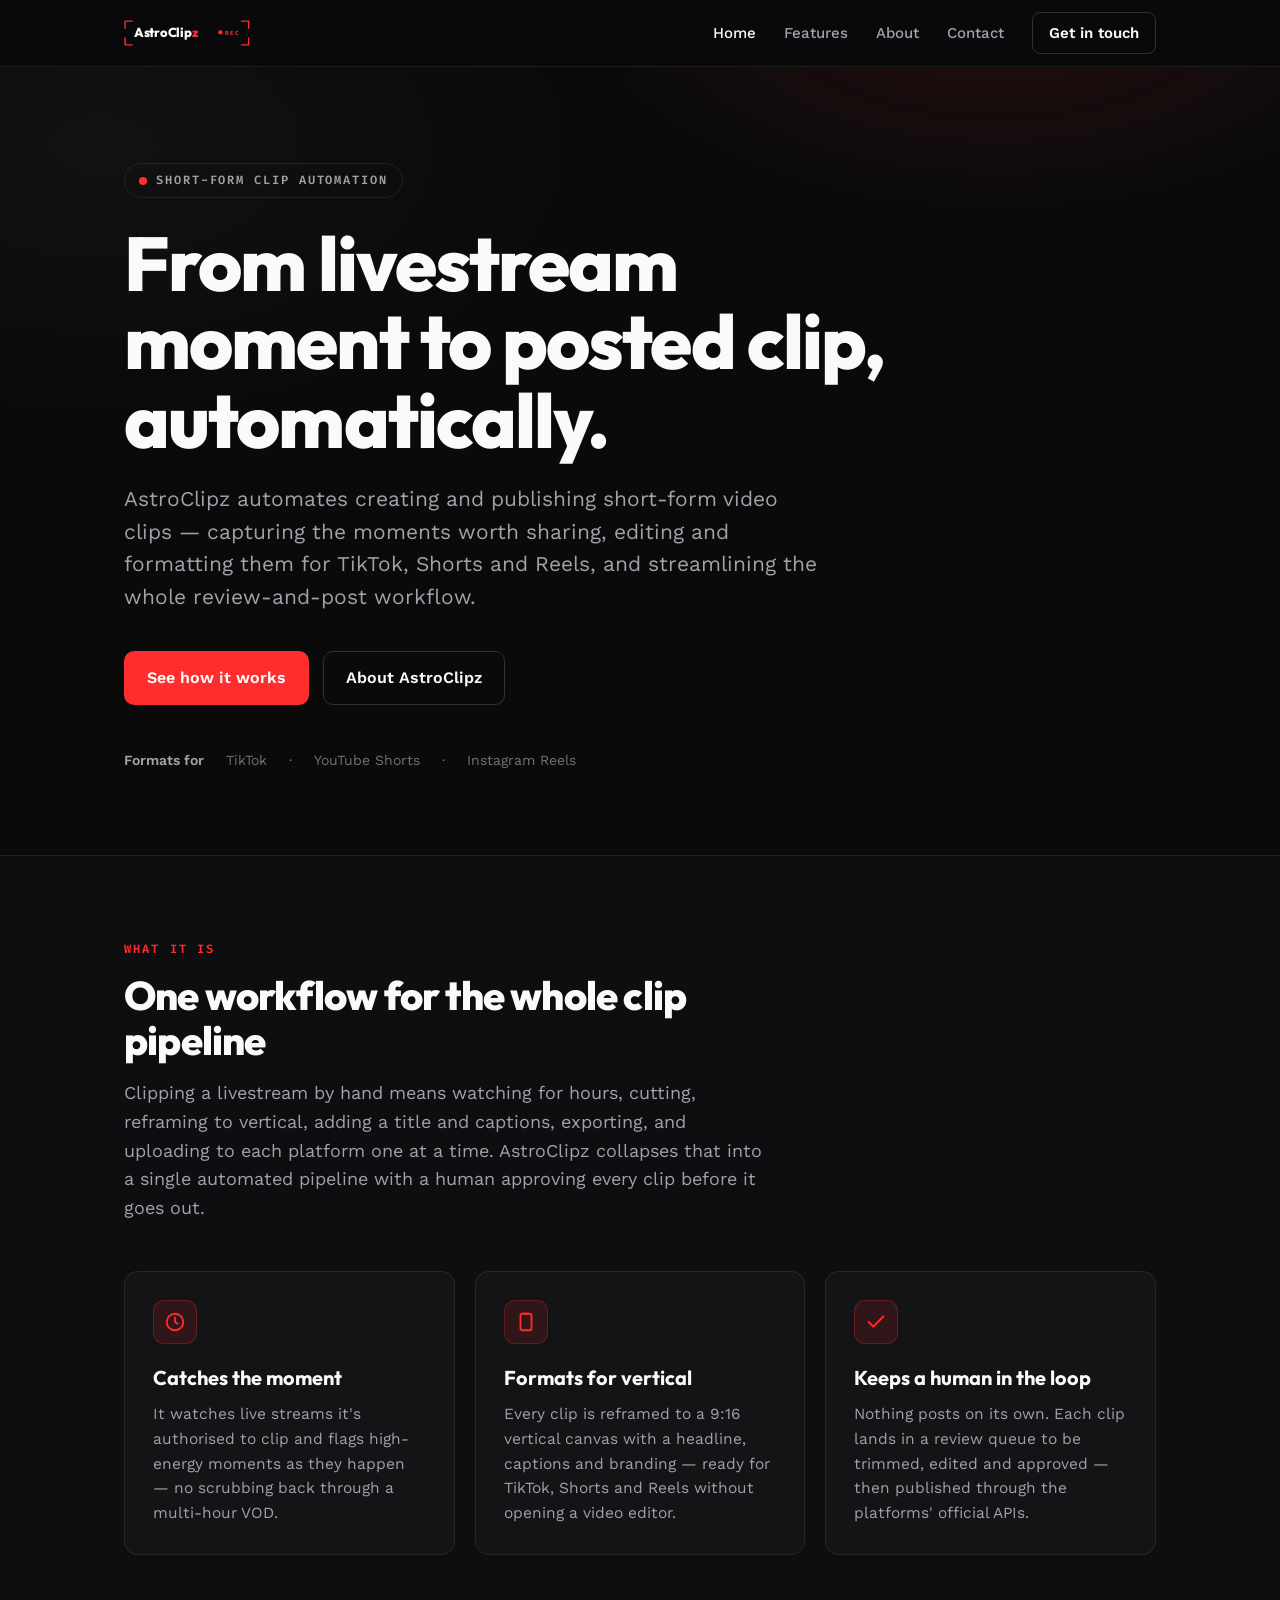
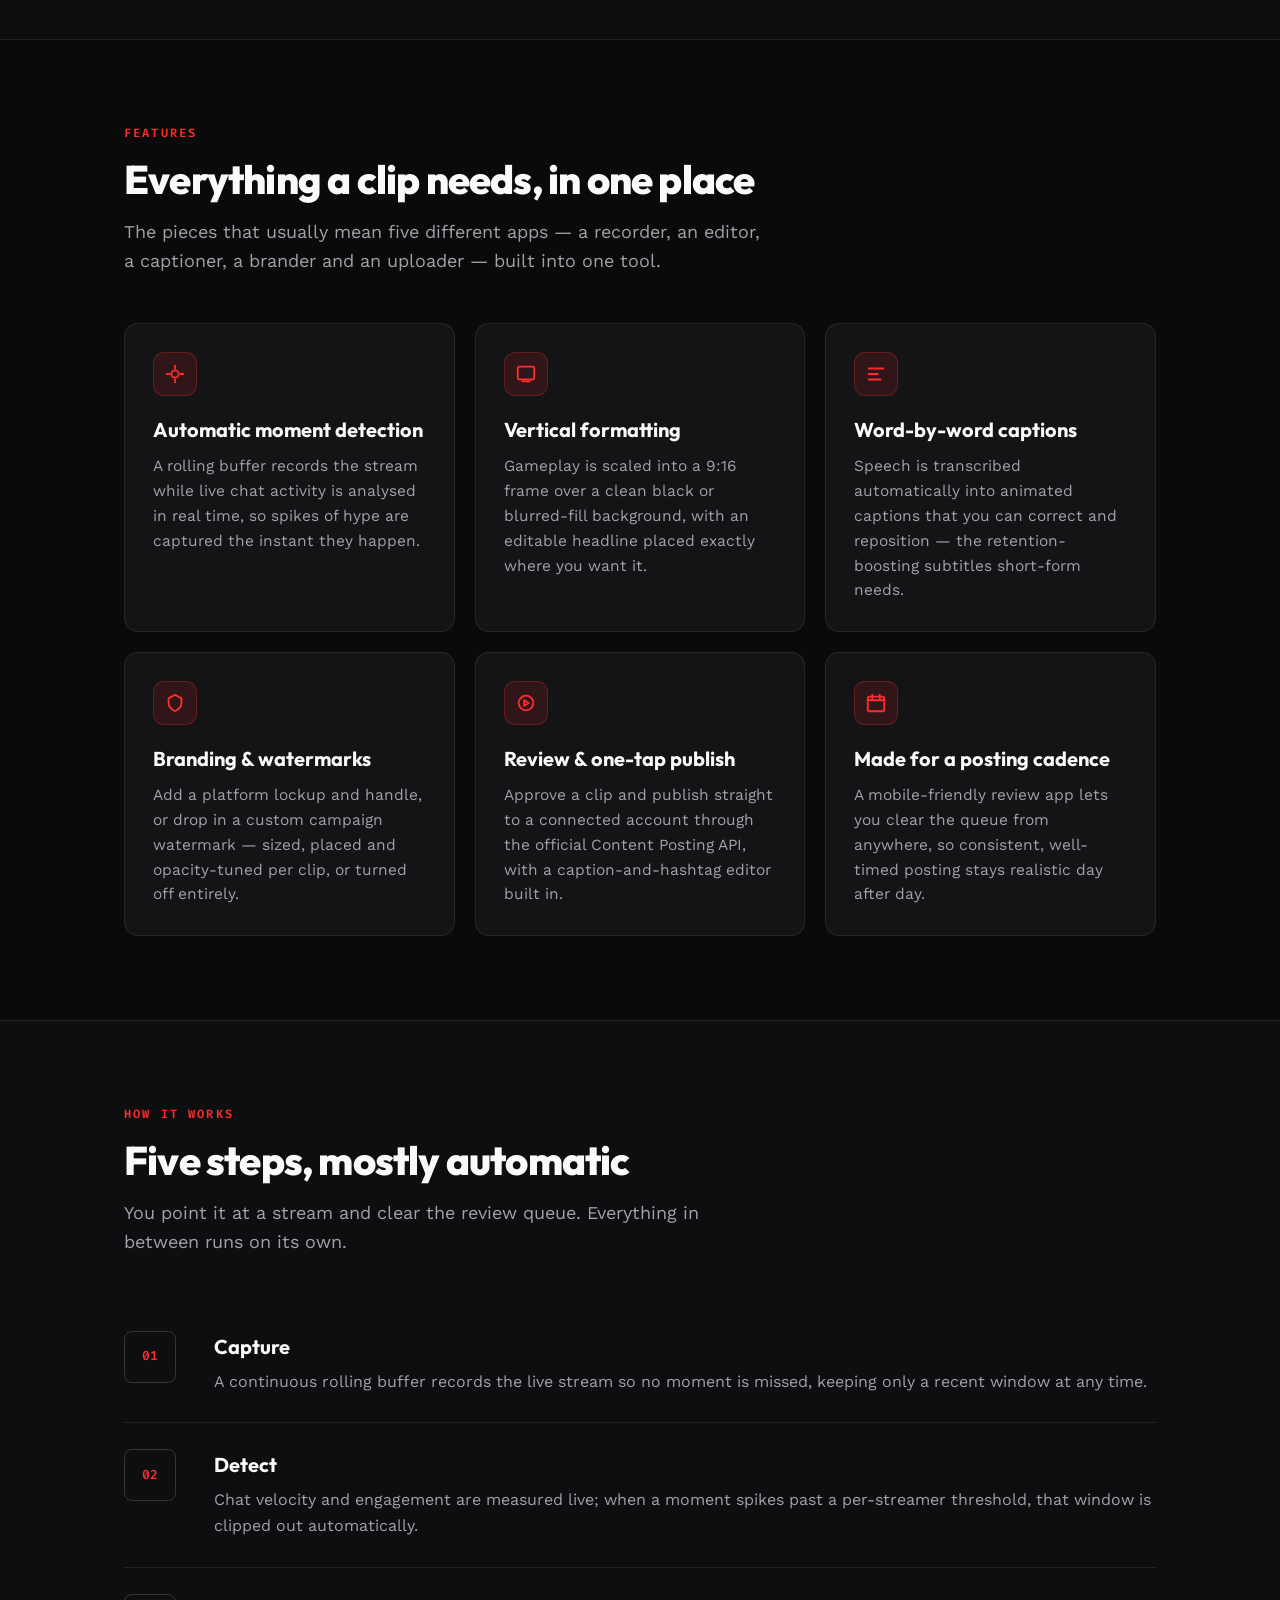
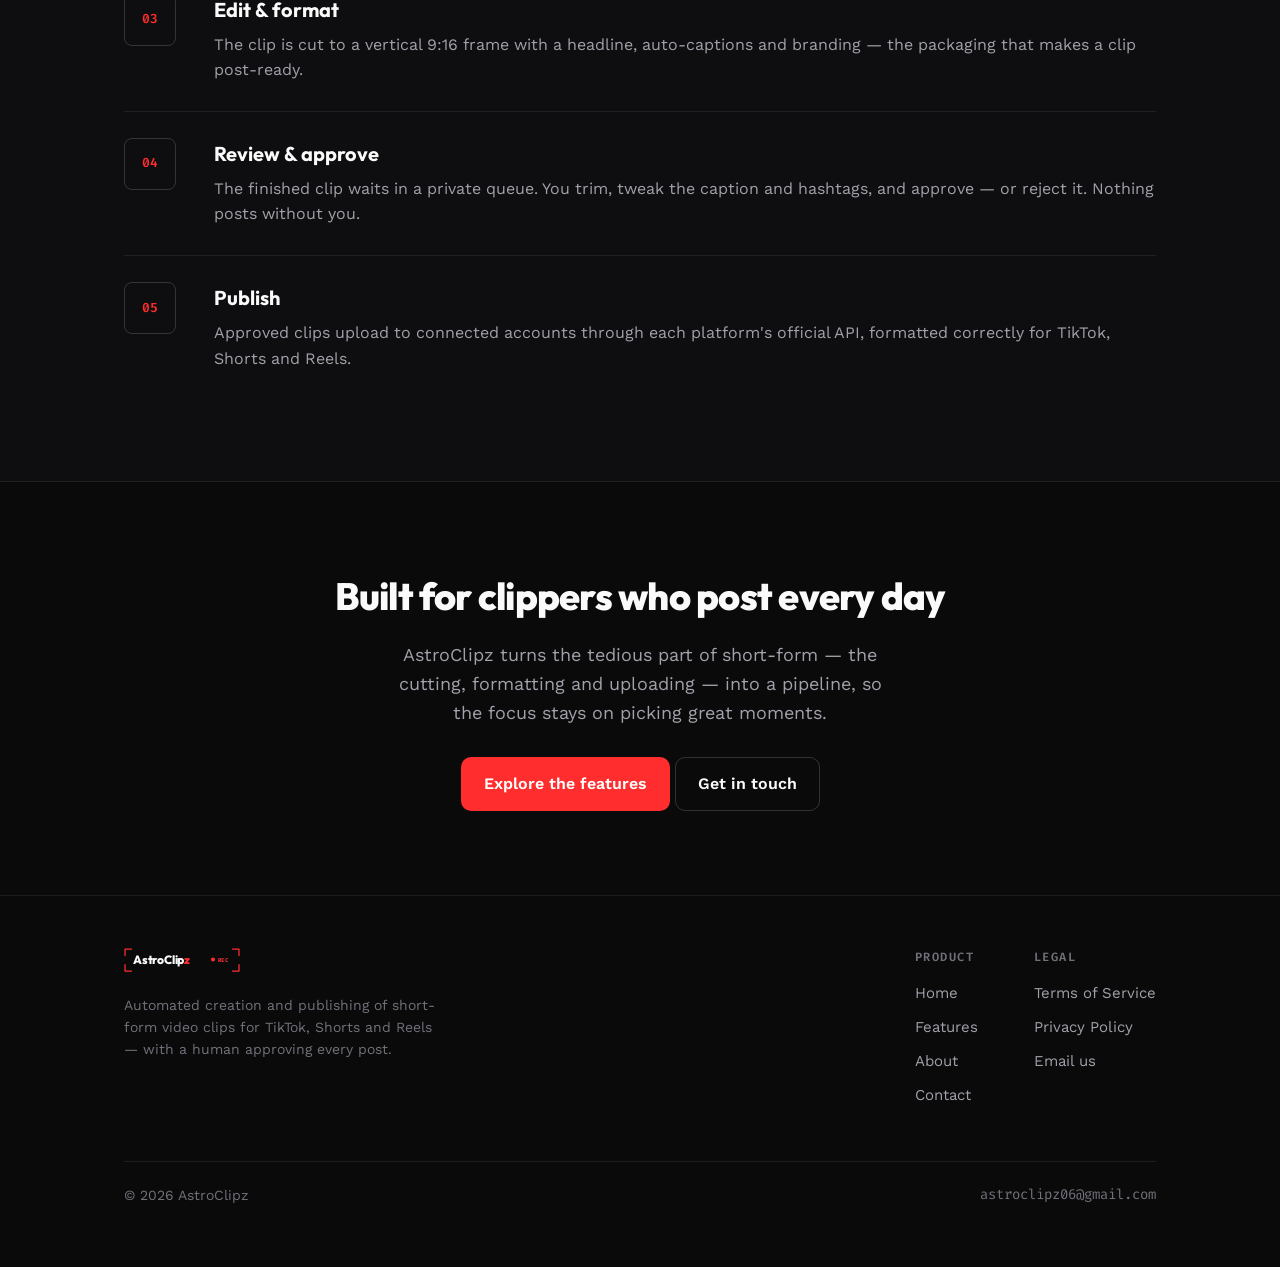
<file: index.html>
<!DOCTYPE html>
<html lang="en">
<head>
<meta charset="UTF-8">
<meta name="viewport" content="width=device-width, initial-scale=1.0">
<title>AstroClipz — automated short-form clip creation &amp; publishing</title>
<meta name="description" content="AstroClipz automates creating and publishing short-form video clips — capturing livestream moments, editing and formatting them for TikTok, Shorts and Reels, and streamlining the review-and-post workflow.">
<meta property="og:title" content="AstroClipz — automated short-form clip creation & publishing">
<meta property="og:description" content="Capture livestream moments, format them for TikTok, Shorts and Reels, and publish — all from one review-and-post workflow.">
<meta property="og:type" content="website">
<link rel="preconnect" href="https://fonts.googleapis.com">
<link rel="preconnect" href="https://fonts.gstatic.com" crossorigin>
<link href="https://fonts.googleapis.com/css2?family=Outfit:wght@500;600;700;800&family=Work+Sans:wght@400;500;600;700&family=Fira+Code:wght@400;500;600&display=swap" rel="stylesheet">
<link rel="icon" href="data:image/svg+xml,%3Csvg xmlns='http://www.w3.org/2000/svg' viewBox='0 0 32 32'%3E%3Crect width='32' height='32' rx='7' fill='%230a0a0b'/%3E%3Ctext x='16' y='23' font-family='Outfit,sans-serif' font-size='20' font-weight='800' text-anchor='middle' fill='%23fafafa'%3Ea%3Ctspan fill='%23ff2d2d'%3Ez%3C/tspan%3E%3C/text%3E%3C/svg%3E">
<link rel="stylesheet" href="./styles.css">
</head>
<body>

<header class="site-header">
  <div class="wrap">
    <a class="brand" href="./index.html" aria-label="AstroClipz home">
      <svg viewBox="0 0 232 48" role="img" aria-label="AstroClipz" xmlns="http://www.w3.org/2000/svg">
        <g fill="none" stroke="var(--red)" stroke-width="2.5" stroke-linecap="round" stroke-linejoin="round">
          <path d="M2 15 L2 2 L15 2"/><path d="M217 2 L230 2 L230 15"/>
          <path d="M2 33 L2 46 L15 46"/><path d="M217 46 L230 46 L230 33"/>
        </g>
        <text x="18" y="32" font-family="Outfit, sans-serif" font-size="24" font-weight="800" letter-spacing="-0.4">
          <tspan fill="var(--text)">AstroClip</tspan><tspan fill="var(--red)">z</tspan>
        </text>
        <circle cx="178" cy="23" r="4" fill="var(--red)"/>
        <text x="187" y="27" font-family="Fira Code, monospace" font-size="11" font-weight="700" letter-spacing="1.5" fill="var(--red)">REC</text>
      </svg>
    </a>
    <button class="nav-toggle" aria-label="Menu" aria-expanded="false" onclick="var n=document.getElementById('nav');n.classList.toggle('open');this.setAttribute('aria-expanded',n.classList.contains('open'))">
      <svg viewBox="0 0 24 24" fill="none" stroke="currentColor" stroke-width="2" stroke-linecap="round"><path d="M4 7h16M4 12h16M4 17h16"/></svg>
    </button>
    <nav class="nav" id="nav">
      <a href="./index.html" class="active">Home</a>
      <a href="./features.html">Features</a>
      <a href="./about.html">About</a>
      <a href="./contact.html">Contact</a>
      <a href="./contact.html" class="cta">Get in touch</a>
    </nav>
  </div>
</header>

<main>
  <!-- Hero -->
  <section class="hero">
    <div class="wrap">
      <span class="eyebrow"><i></i>Short-form clip automation</span>
      <h1 class="font-display">From livestream moment to posted clip, automatically.</h1>
      <p class="lede">AstroClipz automates creating and publishing short-form video clips — capturing the moments worth sharing, editing and formatting them for TikTok, Shorts and Reels, and streamlining the whole review-and-post workflow.</p>
      <div class="actions">
        <a class="btn btn-primary" href="./features.html">See how it works</a>
        <a class="btn btn-ghost" href="./about.html">About AstroClipz</a>
      </div>
      <div class="platforms">
        <b>Formats for</b>
        <span>TikTok</span><span>·</span><span>YouTube Shorts</span><span>·</span><span>Instagram Reels</span>
      </div>
    </div>
  </section>

  <!-- What it is -->
  <section class="band">
    <div class="wrap">
      <div class="section-head">
        <div class="kicker">What it is</div>
        <h2 class="font-display">One workflow for the whole clip pipeline</h2>
        <p>Clipping a livestream by hand means watching for hours, cutting, reframing to vertical, adding a title and captions, exporting, and uploading to each platform one at a time. AstroClipz collapses that into a single automated pipeline with a human approving every clip before it goes out.</p>
      </div>
      <div class="grid">
        <div class="card">
          <div class="ico" aria-hidden="true"><svg viewBox="0 0 24 24" fill="none" stroke="currentColor" stroke-width="2" stroke-linecap="round" stroke-linejoin="round"><circle cx="12" cy="12" r="9"/><path d="M12 7v5l3 2"/></svg></div>
          <h3>Catches the moment</h3>
          <p>It watches live streams it's authorised to clip and flags high-energy moments as they happen — no scrubbing back through a multi-hour VOD.</p>
        </div>
        <div class="card">
          <div class="ico" aria-hidden="true"><svg viewBox="0 0 24 24" fill="none" stroke="currentColor" stroke-width="2" stroke-linecap="round" stroke-linejoin="round"><rect x="6" y="3" width="12" height="18" rx="2"/><path d="M10 3h4"/></svg></div>
          <h3>Formats for vertical</h3>
          <p>Every clip is reframed to a 9:16 vertical canvas with a headline, captions and branding — ready for TikTok, Shorts and Reels without opening a video editor.</p>
        </div>
        <div class="card">
          <div class="ico" aria-hidden="true"><svg viewBox="0 0 24 24" fill="none" stroke="currentColor" stroke-width="2" stroke-linecap="round" stroke-linejoin="round"><path d="M4 12l5 5L20 6"/></svg></div>
          <h3>Keeps a human in the loop</h3>
          <p>Nothing posts on its own. Each clip lands in a review queue to be trimmed, edited and approved — then published through the platforms' official APIs.</p>
        </div>
      </div>
    </div>
  </section>

  <!-- Features -->
  <section>
    <div class="wrap">
      <div class="section-head">
        <div class="kicker">Features</div>
        <h2 class="font-display">Everything a clip needs, in one place</h2>
        <p>The pieces that usually mean five different apps — a recorder, an editor, a captioner, a brander and an uploader — built into one tool.</p>
      </div>
      <div class="grid">
        <div class="card">
          <div class="ico" aria-hidden="true"><svg viewBox="0 0 24 24" fill="none" stroke="currentColor" stroke-width="2" stroke-linecap="round" stroke-linejoin="round"><path d="M12 3v3M12 18v3M3 12h3M18 12h3"/><circle cx="12" cy="12" r="4"/></svg></div>
          <h3>Automatic moment detection</h3>
          <p>A rolling buffer records the stream while live chat activity is analysed in real time, so spikes of hype are captured the instant they happen.</p>
        </div>
        <div class="card">
          <div class="ico" aria-hidden="true"><svg viewBox="0 0 24 24" fill="none" stroke="currentColor" stroke-width="2" stroke-linecap="round" stroke-linejoin="round"><rect x="3" y="4" width="18" height="14" rx="2"/><path d="M8 20h8"/></svg></div>
          <h3>Vertical formatting</h3>
          <p>Gameplay is scaled into a 9:16 frame over a clean black or blurred-fill background, with an editable headline placed exactly where you want it.</p>
        </div>
        <div class="card">
          <div class="ico" aria-hidden="true"><svg viewBox="0 0 24 24" fill="none" stroke="currentColor" stroke-width="2" stroke-linecap="round" stroke-linejoin="round"><path d="M4 6h16M4 12h10M4 18h13"/></svg></div>
          <h3>Word-by-word captions</h3>
          <p>Speech is transcribed automatically into animated captions that you can correct and reposition — the retention-boosting subtitles short-form needs.</p>
        </div>
        <div class="card">
          <div class="ico" aria-hidden="true"><svg viewBox="0 0 24 24" fill="none" stroke="currentColor" stroke-width="2" stroke-linecap="round" stroke-linejoin="round"><path d="M12 3l7 4v5c0 4-3 7-7 9-4-2-7-5-7-9V7z"/></svg></div>
          <h3>Branding &amp; watermarks</h3>
          <p>Add a platform lockup and handle, or drop in a custom campaign watermark — sized, placed and opacity-tuned per clip, or turned off entirely.</p>
        </div>
        <div class="card">
          <div class="ico" aria-hidden="true"><svg viewBox="0 0 24 24" fill="none" stroke="currentColor" stroke-width="2" stroke-linecap="round" stroke-linejoin="round"><path d="M4 12a8 8 0 1 0 16 0 8 8 0 0 0-16 0z"/><path d="M10 9l5 3-5 3z"/></svg></div>
          <h3>Review &amp; one-tap publish</h3>
          <p>Approve a clip and publish straight to a connected account through the official Content Posting API, with a caption-and-hashtag editor built in.</p>
        </div>
        <div class="card">
          <div class="ico" aria-hidden="true"><svg viewBox="0 0 24 24" fill="none" stroke="currentColor" stroke-width="2" stroke-linecap="round" stroke-linejoin="round"><rect x="3" y="5" width="18" height="16" rx="2"/><path d="M3 9h18M8 3v4M16 3v4"/></svg></div>
          <h3>Made for a posting cadence</h3>
          <p>A mobile-friendly review app lets you clear the queue from anywhere, so consistent, well-timed posting stays realistic day after day.</p>
        </div>
      </div>
    </div>
  </section>

  <!-- How it works -->
  <section class="band">
    <div class="wrap">
      <div class="section-head">
        <div class="kicker">How it works</div>
        <h2 class="font-display">Five steps, mostly automatic</h2>
        <p>You point it at a stream and clear the review queue. Everything in between runs on its own.</p>
      </div>
      <div class="steps">
        <div class="step">
          <div class="num">01</div>
          <div><h3>Capture</h3><p>A continuous rolling buffer records the live stream so no moment is missed, keeping only a recent window at any time.</p></div>
        </div>
        <div class="step">
          <div class="num">02</div>
          <div><h3>Detect</h3><p>Chat velocity and engagement are measured live; when a moment spikes past a per-streamer threshold, that window is clipped out automatically.</p></div>
        </div>
        <div class="step">
          <div class="num">03</div>
          <div><h3>Edit &amp; format</h3><p>The clip is cut to a vertical 9:16 frame with a headline, auto-captions and branding — the packaging that makes a clip post-ready.</p></div>
        </div>
        <div class="step">
          <div class="num">04</div>
          <div><h3>Review &amp; approve</h3><p>The finished clip waits in a private queue. You trim, tweak the caption and hashtags, and approve — or reject it. Nothing posts without you.</p></div>
        </div>
        <div class="step">
          <div class="num">05</div>
          <div><h3>Publish</h3><p>Approved clips upload to connected accounts through each platform's official API, formatted correctly for TikTok, Shorts and Reels.</p></div>
        </div>
      </div>
    </div>
  </section>

  <!-- CTA -->
  <section class="cta-strip">
    <div class="wrap">
      <h2 class="font-display">Built for clippers who post every day</h2>
      <p>AstroClipz turns the tedious part of short-form — the cutting, formatting and uploading — into a pipeline, so the focus stays on picking great moments.</p>
      <div class="actions" style="justify-content:center">
        <a class="btn btn-primary" href="./features.html">Explore the features</a>
        <a class="btn btn-ghost" href="./contact.html">Get in touch</a>
      </div>
    </div>
  </section>
</main>

<footer class="site-footer">
  <div class="wrap">
    <div class="cols">
      <div class="about">
        <svg viewBox="0 0 232 48" role="img" aria-label="AstroClipz" xmlns="http://www.w3.org/2000/svg">
          <g fill="none" stroke="var(--red)" stroke-width="2.5" stroke-linecap="round" stroke-linejoin="round">
            <path d="M2 15 L2 2 L15 2"/><path d="M217 2 L230 2 L230 15"/>
            <path d="M2 33 L2 46 L15 46"/><path d="M217 46 L230 46 L230 33"/>
          </g>
          <text x="18" y="32" font-family="Outfit, sans-serif" font-size="24" font-weight="800" letter-spacing="-0.4">
            <tspan fill="var(--text)">AstroClip</tspan><tspan fill="var(--red)">z</tspan>
          </text>
          <circle cx="178" cy="23" r="4" fill="var(--red)"/>
          <text x="187" y="27" font-family="Fira Code, monospace" font-size="11" font-weight="700" letter-spacing="1.5" fill="var(--red)">REC</text>
        </svg>
        <p>Automated creation and publishing of short-form video clips for TikTok, Shorts and Reels — with a human approving every post.</p>
      </div>
      <div class="footer-nav">
        <div>
          <h4>Product</h4>
          <a href="./index.html">Home</a>
          <a href="./features.html">Features</a>
          <a href="./about.html">About</a>
          <a href="./contact.html">Contact</a>
        </div>
        <div>
          <h4>Legal</h4>
          <a href="./terms.html">Terms of Service</a>
          <a href="./privacy.html">Privacy Policy</a>
          <a href="mailto:astroclipz06@gmail.com">Email us</a>
        </div>
      </div>
    </div>
    <div class="footer-bottom">
      <span>© 2026 AstroClipz</span>
      <span class="mono">astroclipz06@gmail.com</span>
    </div>
  </div>
</footer>

</body>
</html>
</file>
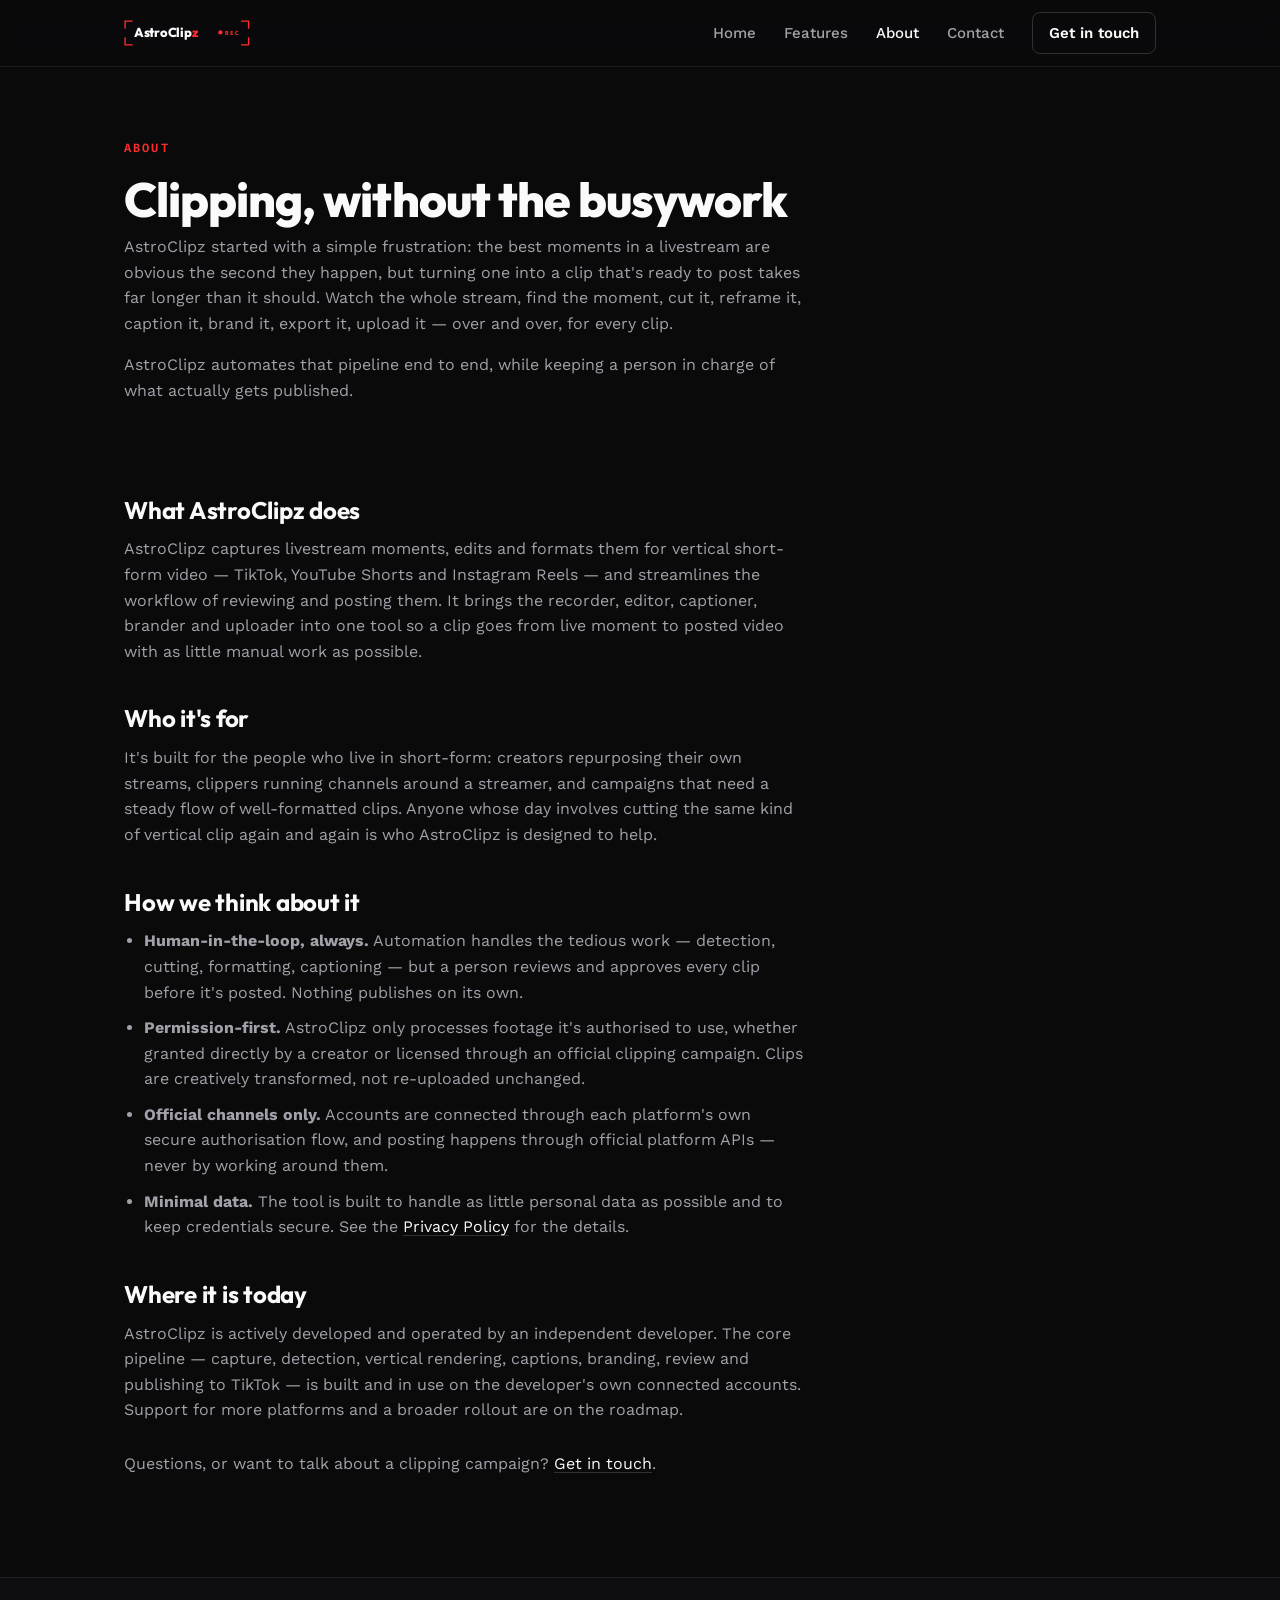
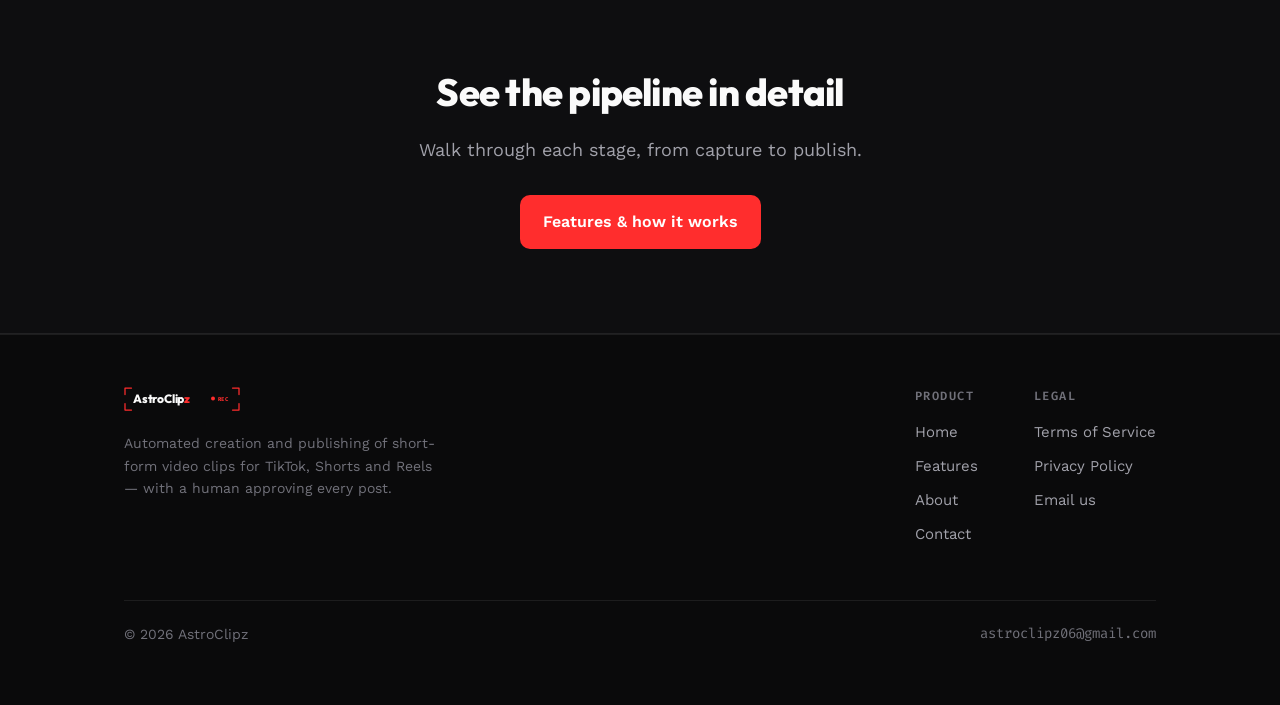
<file: about.html>
<!DOCTYPE html>
<html lang="en">
<head>
<meta charset="UTF-8">
<meta name="viewport" content="width=device-width, initial-scale=1.0">
<title>About — AstroClipz</title>
<meta name="description" content="About AstroClipz — what it is, who it's for, and the human-in-the-loop, permission-first approach behind automated short-form clipping.">
<link rel="preconnect" href="https://fonts.googleapis.com">
<link rel="preconnect" href="https://fonts.gstatic.com" crossorigin>
<link href="https://fonts.googleapis.com/css2?family=Outfit:wght@500;600;700;800&family=Work+Sans:wght@400;500;600;700&family=Fira+Code:wght@400;500;600&display=swap" rel="stylesheet">
<link rel="icon" href="data:image/svg+xml,%3Csvg xmlns='http://www.w3.org/2000/svg' viewBox='0 0 32 32'%3E%3Crect width='32' height='32' rx='7' fill='%230a0a0b'/%3E%3Ctext x='16' y='23' font-family='Outfit,sans-serif' font-size='20' font-weight='800' text-anchor='middle' fill='%23fafafa'%3Ea%3Ctspan fill='%23ff2d2d'%3Ez%3C/tspan%3E%3C/text%3E%3C/svg%3E">
<link rel="stylesheet" href="./styles.css">
</head>
<body>

<header class="site-header">
  <div class="wrap">
    <a class="brand" href="./index.html" aria-label="AstroClipz home">
      <svg viewBox="0 0 232 48" role="img" aria-label="AstroClipz" xmlns="http://www.w3.org/2000/svg">
        <g fill="none" stroke="var(--red)" stroke-width="2.5" stroke-linecap="round" stroke-linejoin="round">
          <path d="M2 15 L2 2 L15 2"/><path d="M217 2 L230 2 L230 15"/>
          <path d="M2 33 L2 46 L15 46"/><path d="M217 46 L230 46 L230 33"/>
        </g>
        <text x="18" y="32" font-family="Outfit, sans-serif" font-size="24" font-weight="800" letter-spacing="-0.4">
          <tspan fill="var(--text)">AstroClip</tspan><tspan fill="var(--red)">z</tspan>
        </text>
        <circle cx="178" cy="23" r="4" fill="var(--red)"/>
        <text x="187" y="27" font-family="Fira Code, monospace" font-size="11" font-weight="700" letter-spacing="1.5" fill="var(--red)">REC</text>
      </svg>
    </a>
    <button class="nav-toggle" aria-label="Menu" aria-expanded="false" onclick="var n=document.getElementById('nav');n.classList.toggle('open');this.setAttribute('aria-expanded',n.classList.contains('open'))">
      <svg viewBox="0 0 24 24" fill="none" stroke="currentColor" stroke-width="2" stroke-linecap="round"><path d="M4 7h16M4 12h16M4 17h16"/></svg>
    </button>
    <nav class="nav" id="nav">
      <a href="./index.html">Home</a>
      <a href="./features.html">Features</a>
      <a href="./about.html" class="active">About</a>
      <a href="./contact.html">Contact</a>
      <a href="./contact.html" class="cta">Get in touch</a>
    </nav>
  </div>
</header>

<main>
  <section class="page-hero">
    <div class="wrap">
      <div class="kicker">About</div>
      <div class="prose">
        <h1 class="font-display">Clipping, without the busywork</h1>
        <p>AstroClipz started with a simple frustration: the best moments in a livestream are obvious the second they happen, but turning one into a clip that's ready to post takes far longer than it should. Watch the whole stream, find the moment, cut it, reframe it, caption it, brand it, export it, upload it — over and over, for every clip.</p>
        <p>AstroClipz automates that pipeline end to end, while keeping a person in charge of what actually gets published.</p>
      </div>
    </div>
  </section>

  <section style="padding-top:24px">
    <div class="wrap">
      <div class="prose">
        <h2>What AstroClipz does</h2>
        <p>AstroClipz captures livestream moments, edits and formats them for vertical short-form video — TikTok, YouTube Shorts and Instagram Reels — and streamlines the workflow of reviewing and posting them. It brings the recorder, editor, captioner, brander and uploader into one tool so a clip goes from live moment to posted video with as little manual work as possible.</p>

        <h2>Who it's for</h2>
        <p>It's built for the people who live in short-form: creators repurposing their own streams, clippers running channels around a streamer, and campaigns that need a steady flow of well-formatted clips. Anyone whose day involves cutting the same kind of vertical clip again and again is who AstroClipz is designed to help.</p>

        <h2>How we think about it</h2>
        <ul>
          <li><strong>Human-in-the-loop, always.</strong> Automation handles the tedious work — detection, cutting, formatting, captioning — but a person reviews and approves every clip before it's posted. Nothing publishes on its own.</li>
          <li><strong>Permission-first.</strong> AstroClipz only processes footage it's authorised to use, whether granted directly by a creator or licensed through an official clipping campaign. Clips are creatively transformed, not re-uploaded unchanged.</li>
          <li><strong>Official channels only.</strong> Accounts are connected through each platform's own secure authorisation flow, and posting happens through official platform APIs — never by working around them.</li>
          <li><strong>Minimal data.</strong> The tool is built to handle as little personal data as possible and to keep credentials secure. See the <a href="./privacy.html">Privacy Policy</a> for the details.</li>
        </ul>

        <h2>Where it is today</h2>
        <p>AstroClipz is actively developed and operated by an independent developer. The core pipeline — capture, detection, vertical rendering, captions, branding, review and publishing to TikTok — is built and in use on the developer's own connected accounts. Support for more platforms and a broader rollout are on the roadmap.</p>

        <p style="margin-top:28px">Questions, or want to talk about a clipping campaign? <a href="./contact.html">Get in touch</a>.</p>
      </div>
    </div>
  </section>

  <section class="cta-strip band">
    <div class="wrap">
      <h2 class="font-display">See the pipeline in detail</h2>
      <p>Walk through each stage, from capture to publish.</p>
      <div class="actions" style="justify-content:center">
        <a class="btn btn-primary" href="./features.html">Features &amp; how it works</a>
      </div>
    </div>
  </section>
</main>

<footer class="site-footer">
  <div class="wrap">
    <div class="cols">
      <div class="about">
        <svg viewBox="0 0 232 48" role="img" aria-label="AstroClipz" xmlns="http://www.w3.org/2000/svg">
          <g fill="none" stroke="var(--red)" stroke-width="2.5" stroke-linecap="round" stroke-linejoin="round">
            <path d="M2 15 L2 2 L15 2"/><path d="M217 2 L230 2 L230 15"/>
            <path d="M2 33 L2 46 L15 46"/><path d="M217 46 L230 46 L230 33"/>
          </g>
          <text x="18" y="32" font-family="Outfit, sans-serif" font-size="24" font-weight="800" letter-spacing="-0.4">
            <tspan fill="var(--text)">AstroClip</tspan><tspan fill="var(--red)">z</tspan>
          </text>
          <circle cx="178" cy="23" r="4" fill="var(--red)"/>
          <text x="187" y="27" font-family="Fira Code, monospace" font-size="11" font-weight="700" letter-spacing="1.5" fill="var(--red)">REC</text>
        </svg>
        <p>Automated creation and publishing of short-form video clips for TikTok, Shorts and Reels — with a human approving every post.</p>
      </div>
      <div class="footer-nav">
        <div>
          <h4>Product</h4>
          <a href="./index.html">Home</a>
          <a href="./features.html">Features</a>
          <a href="./about.html">About</a>
          <a href="./contact.html">Contact</a>
        </div>
        <div>
          <h4>Legal</h4>
          <a href="./terms.html">Terms of Service</a>
          <a href="./privacy.html">Privacy Policy</a>
          <a href="mailto:astroclipz06@gmail.com">Email us</a>
        </div>
      </div>
    </div>
    <div class="footer-bottom">
      <span>© 2026 AstroClipz</span>
      <span class="mono">astroclipz06@gmail.com</span>
    </div>
  </div>
</footer>

</body>
</html>
</file>
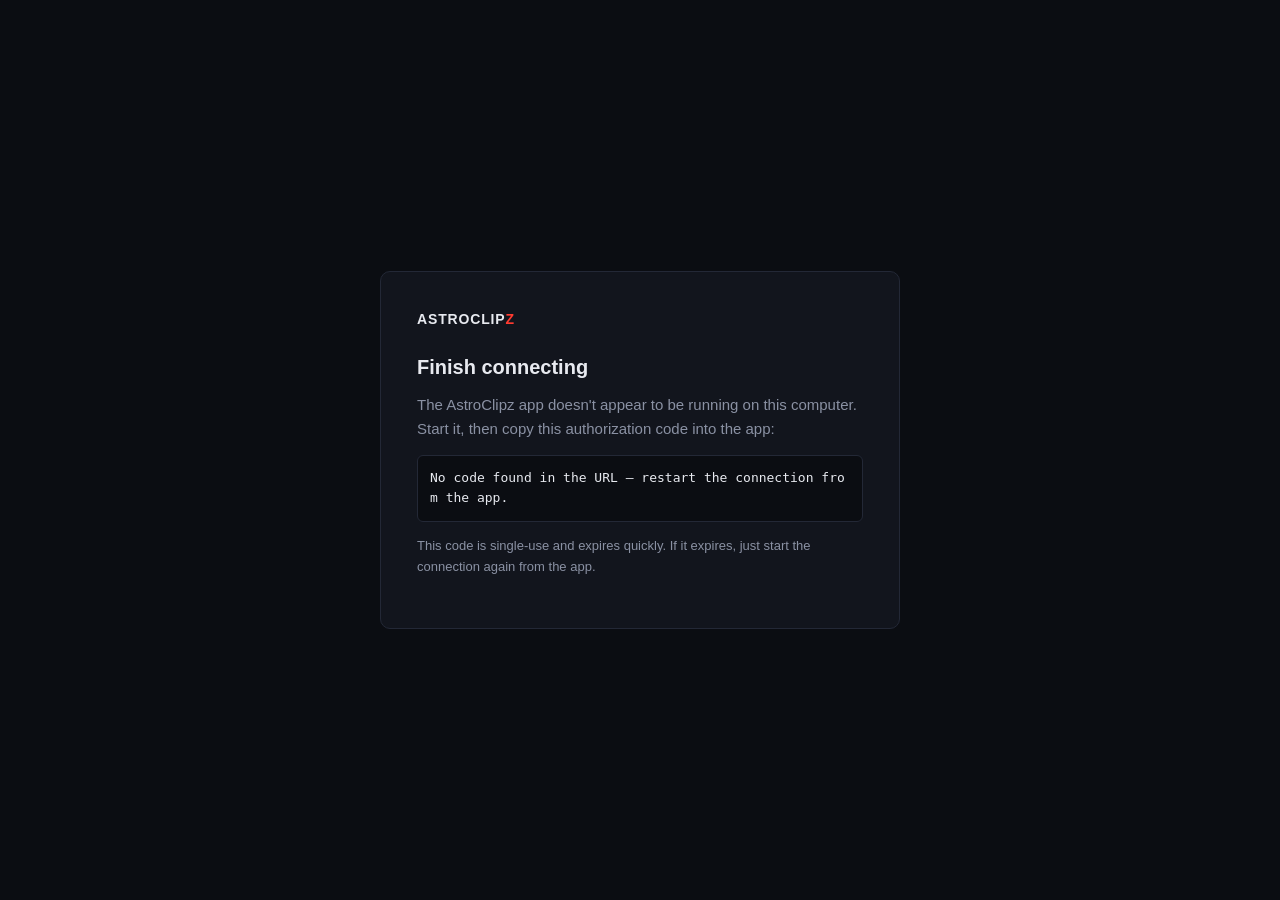
<file: callback.html>
<!DOCTYPE html>
<html lang="en">
<head>
<meta charset="UTF-8">
<meta name="viewport" content="width=device-width, initial-scale=1.0">
<title>Connecting — AstroClipz</title>
<meta name="robots" content="noindex">
<style>
  :root{--ink:#0B0D12;--panel:#12151D;--line:#232836;--text:#E8EAF0;--muted:#8A91A3;--rec:#FF3B30}
  *{margin:0;padding:0;box-sizing:border-box}
  body{background:var(--ink);color:var(--text);font-family:-apple-system,BlinkMacSystemFont,"Segoe UI",Roboto,Helvetica,Arial,sans-serif;line-height:1.6;display:flex;min-height:100vh;align-items:center;justify-content:center;padding:24px}
  .card{background:var(--panel);border:1px solid var(--line);border-radius:10px;max-width:520px;width:100%;padding:36px}
  .wordmark{font-weight:800;letter-spacing:.06em;font-size:14px;text-transform:uppercase;margin-bottom:20px}
  .wordmark span{color:var(--rec)}
  h1{font-size:20px;font-weight:700;margin-bottom:10px}
  p{color:var(--muted);font-size:15px;margin-bottom:14px}
  code{display:block;background:var(--ink);border:1px solid var(--line);border-radius:6px;padding:12px;font-size:13px;word-break:break-all;color:var(--text);user-select:all}
  #manual{display:none}
</style>
</head>
<body>
<div class="card">
  <div class="wordmark">AstroClip<span>z</span></div>
  <div id="forwarding">
    <h1>Connecting your account…</h1>
    <p>Sending you back to the AstroClipz app on this computer.</p>
  </div>
  <div id="manual">
    <h1>Finish connecting</h1>
    <p>The AstroClipz app doesn't appear to be running on this computer. Start it, then copy this authorization code into the app:</p>
    <code id="codebox">—</code>
    <p style="margin-top:14px;font-size:13px">This code is single-use and expires quickly. If it expires, just start the connection again from the app.</p>
  </div>
</div>
<script>
(function(){
  var qs = window.location.search || "";
  var local = "http://localhost:8000/auth/tiktok/callback" + qs;
  var params = new URLSearchParams(qs);
  var code = params.get("code");
  // Try to hand off to the locally running app.
  fetch("http://localhost:8000/health", {mode:"no-cors"}).then(function(){
    window.location.replace(local);
  }).catch(showManual);
  // Fallback if fetch never resolves quickly.
  var t = setTimeout(showManual, 2500);
  function showManual(){
    clearTimeout(t);
    if (document.getElementById("manual").style.display === "block") return;
    document.getElementById("forwarding").style.display = "none";
    document.getElementById("manual").style.display = "block";
    document.getElementById("codebox").textContent = code || "No code found in the URL — restart the connection from the app.";
  }
})();
</script>
</body>
</html>
</file>
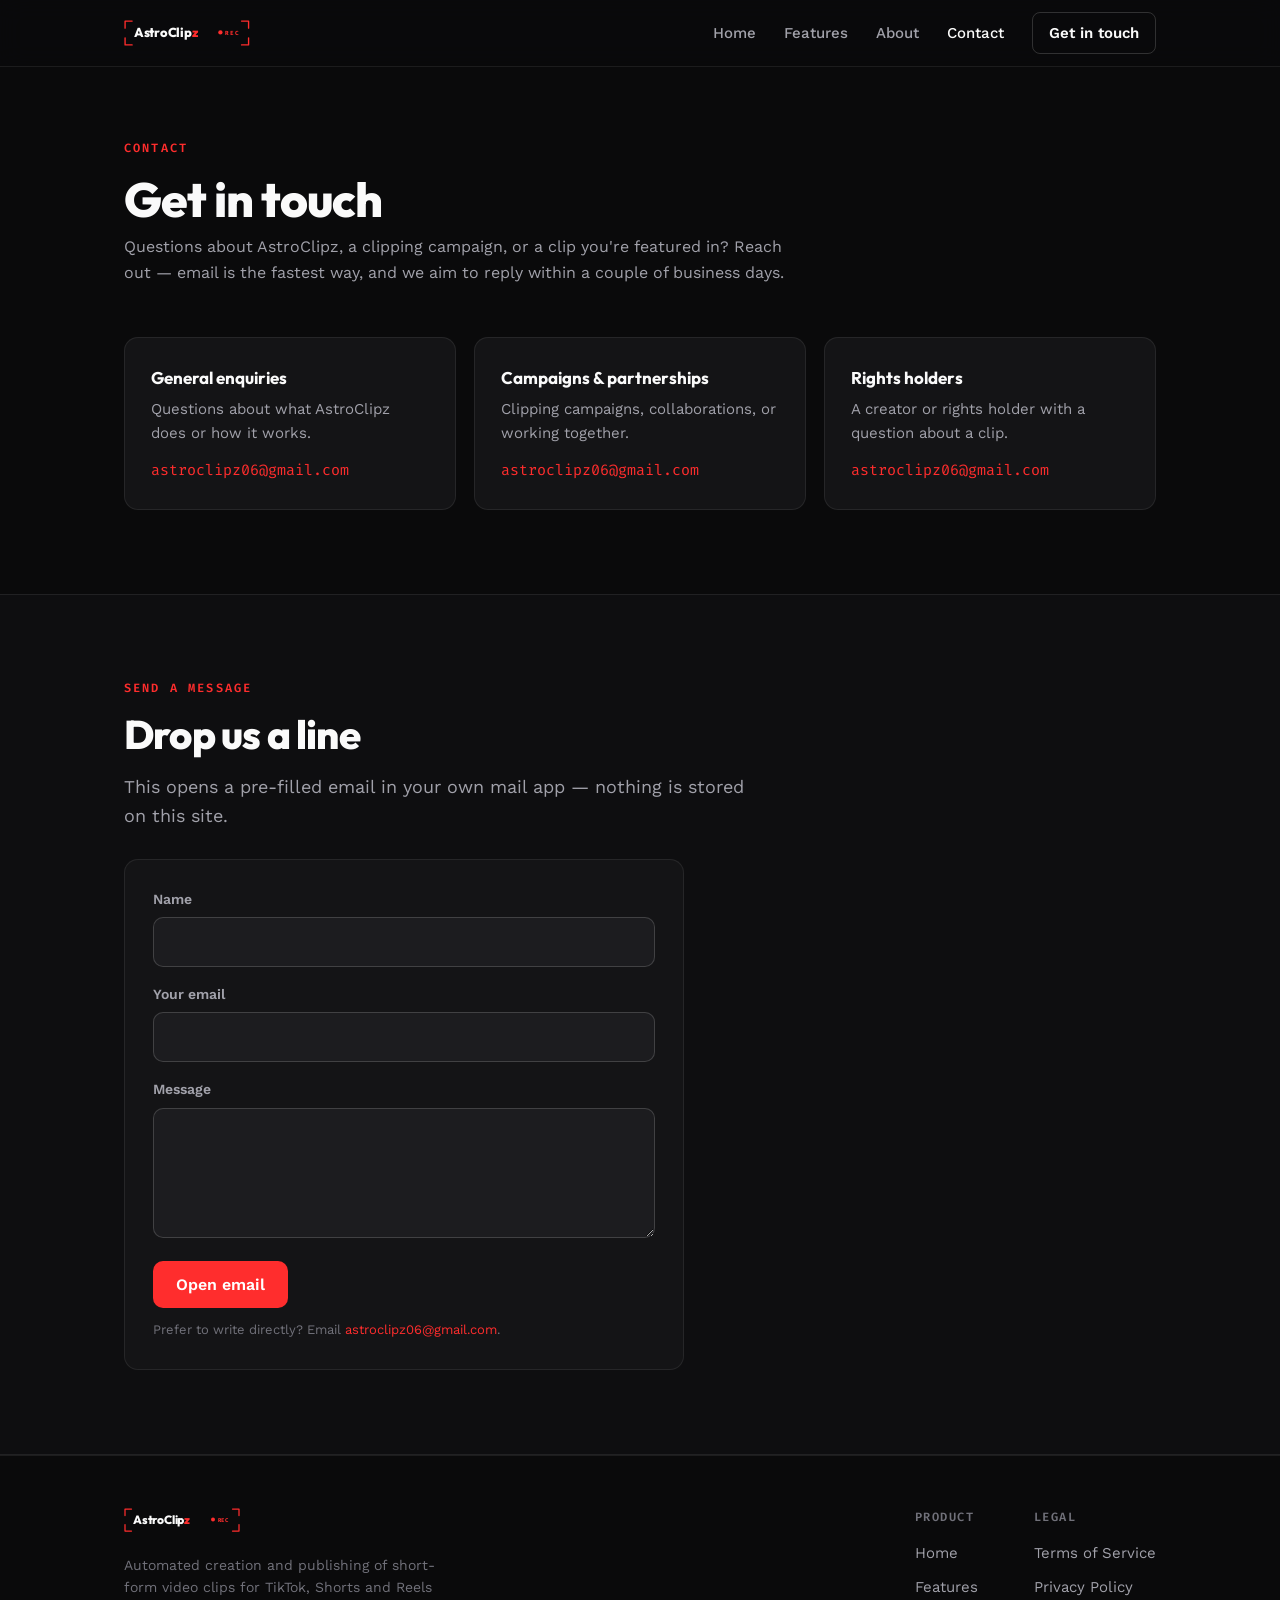
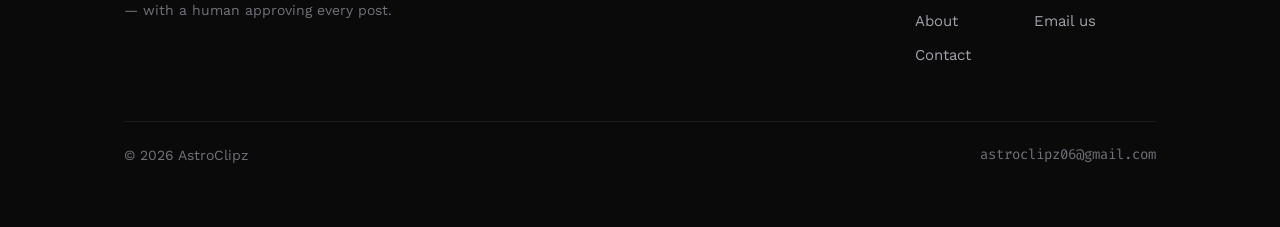
<file: contact.html>
<!DOCTYPE html>
<html lang="en">
<head>
<meta charset="UTF-8">
<meta name="viewport" content="width=device-width, initial-scale=1.0">
<title>Contact — AstroClipz</title>
<meta name="description" content="Get in touch with AstroClipz — general enquiries, clipping campaigns and partnerships, or rights-holder questions about a clip.">
<link rel="preconnect" href="https://fonts.googleapis.com">
<link rel="preconnect" href="https://fonts.gstatic.com" crossorigin>
<link href="https://fonts.googleapis.com/css2?family=Outfit:wght@500;600;700;800&family=Work+Sans:wght@400;500;600;700&family=Fira+Code:wght@400;500;600&display=swap" rel="stylesheet">
<link rel="icon" href="data:image/svg+xml,%3Csvg xmlns='http://www.w3.org/2000/svg' viewBox='0 0 32 32'%3E%3Crect width='32' height='32' rx='7' fill='%230a0a0b'/%3E%3Ctext x='16' y='23' font-family='Outfit,sans-serif' font-size='20' font-weight='800' text-anchor='middle' fill='%23fafafa'%3Ea%3Ctspan fill='%23ff2d2d'%3Ez%3C/tspan%3E%3C/text%3E%3C/svg%3E">
<link rel="stylesheet" href="./styles.css">
<style>
  .field { margin-bottom: 16px; }
  .field label { display:block; font-size:14px; color:var(--text-muted); margin-bottom:7px; font-weight:600; }
  .field input, .field textarea {
    width:100%; background:var(--raised); border:1px solid var(--border-strong);
    border-radius:10px; padding:12px 14px; color:var(--text); font:inherit; font-size:15px;
  }
  .field textarea { min-height:130px; resize:vertical; }
  .field input:focus, .field textarea:focus { outline:2px solid var(--red); outline-offset:1px; border-color:transparent; }
  .form-card { background:var(--surface); border:1px solid var(--border); border-radius:14px; padding:28px; max-width:560px; }
  .form-note { color:var(--text-dim); font-size:13px; margin-top:12px; }
</style>
</head>
<body>

<header class="site-header">
  <div class="wrap">
    <a class="brand" href="./index.html" aria-label="AstroClipz home">
      <svg viewBox="0 0 232 48" role="img" aria-label="AstroClipz" xmlns="http://www.w3.org/2000/svg">
        <g fill="none" stroke="var(--red)" stroke-width="2.5" stroke-linecap="round" stroke-linejoin="round">
          <path d="M2 15 L2 2 L15 2"/><path d="M217 2 L230 2 L230 15"/>
          <path d="M2 33 L2 46 L15 46"/><path d="M217 46 L230 46 L230 33"/>
        </g>
        <text x="18" y="32" font-family="Outfit, sans-serif" font-size="24" font-weight="800" letter-spacing="-0.4">
          <tspan fill="var(--text)">AstroClip</tspan><tspan fill="var(--red)">z</tspan>
        </text>
        <circle cx="178" cy="23" r="4" fill="var(--red)"/>
        <text x="187" y="27" font-family="Fira Code, monospace" font-size="11" font-weight="700" letter-spacing="1.5" fill="var(--red)">REC</text>
      </svg>
    </a>
    <button class="nav-toggle" aria-label="Menu" aria-expanded="false" onclick="var n=document.getElementById('nav');n.classList.toggle('open');this.setAttribute('aria-expanded',n.classList.contains('open'))">
      <svg viewBox="0 0 24 24" fill="none" stroke="currentColor" stroke-width="2" stroke-linecap="round"><path d="M4 7h16M4 12h16M4 17h16"/></svg>
    </button>
    <nav class="nav" id="nav">
      <a href="./index.html">Home</a>
      <a href="./features.html">Features</a>
      <a href="./about.html">About</a>
      <a href="./contact.html" class="active">Contact</a>
      <a href="./contact.html" class="cta">Get in touch</a>
    </nav>
  </div>
</header>

<main>
  <section class="page-hero">
    <div class="wrap">
      <div class="kicker">Contact</div>
      <div class="prose">
        <h1 class="font-display">Get in touch</h1>
        <p>Questions about AstroClipz, a clipping campaign, or a clip you're featured in? Reach out — email is the fastest way, and we aim to reply within a couple of business days.</p>
      </div>
    </div>
  </section>

  <section style="padding-top:16px">
    <div class="wrap">
      <div class="contact-grid">
        <div class="contact-card">
          <h3>General enquiries</h3>
          <p>Questions about what AstroClipz does or how it works.</p>
          <a class="mail" href="mailto:astroclipz06@gmail.com?subject=AstroClipz%20enquiry">astroclipz06@gmail.com</a>
        </div>
        <div class="contact-card">
          <h3>Campaigns &amp; partnerships</h3>
          <p>Clipping campaigns, collaborations, or working together.</p>
          <a class="mail" href="mailto:astroclipz06@gmail.com?subject=AstroClipz%20partnership">astroclipz06@gmail.com</a>
        </div>
        <div class="contact-card">
          <h3>Rights holders</h3>
          <p>A creator or rights holder with a question about a clip.</p>
          <a class="mail" href="mailto:astroclipz06@gmail.com?subject=AstroClipz%20rights%20enquiry">astroclipz06@gmail.com</a>
        </div>
      </div>
    </div>
  </section>

  <section class="band">
    <div class="wrap">
      <div class="section-head" style="margin-bottom:28px">
        <div class="kicker">Send a message</div>
        <h2 class="font-display">Drop us a line</h2>
        <p>This opens a pre-filled email in your own mail app — nothing is stored on this site.</p>
      </div>
      <form class="form-card" onsubmit="return sendMail(event)">
        <div class="field">
          <label for="name">Name</label>
          <input id="name" name="name" type="text" autocomplete="name" required>
        </div>
        <div class="field">
          <label for="from">Your email</label>
          <input id="from" name="from" type="email" autocomplete="email" required>
        </div>
        <div class="field">
          <label for="msg">Message</label>
          <textarea id="msg" name="msg" required></textarea>
        </div>
        <button class="btn btn-primary" type="submit">Open email</button>
        <p class="form-note">Prefer to write directly? Email <a href="mailto:astroclipz06@gmail.com" style="color:var(--red)">astroclipz06@gmail.com</a>.</p>
      </form>
    </div>
  </section>
</main>

<footer class="site-footer">
  <div class="wrap">
    <div class="cols">
      <div class="about">
        <svg viewBox="0 0 232 48" role="img" aria-label="AstroClipz" xmlns="http://www.w3.org/2000/svg">
          <g fill="none" stroke="var(--red)" stroke-width="2.5" stroke-linecap="round" stroke-linejoin="round">
            <path d="M2 15 L2 2 L15 2"/><path d="M217 2 L230 2 L230 15"/>
            <path d="M2 33 L2 46 L15 46"/><path d="M217 46 L230 46 L230 33"/>
          </g>
          <text x="18" y="32" font-family="Outfit, sans-serif" font-size="24" font-weight="800" letter-spacing="-0.4">
            <tspan fill="var(--text)">AstroClip</tspan><tspan fill="var(--red)">z</tspan>
          </text>
          <circle cx="178" cy="23" r="4" fill="var(--red)"/>
          <text x="187" y="27" font-family="Fira Code, monospace" font-size="11" font-weight="700" letter-spacing="1.5" fill="var(--red)">REC</text>
        </svg>
        <p>Automated creation and publishing of short-form video clips for TikTok, Shorts and Reels — with a human approving every post.</p>
      </div>
      <div class="footer-nav">
        <div>
          <h4>Product</h4>
          <a href="./index.html">Home</a>
          <a href="./features.html">Features</a>
          <a href="./about.html">About</a>
          <a href="./contact.html">Contact</a>
        </div>
        <div>
          <h4>Legal</h4>
          <a href="./terms.html">Terms of Service</a>
          <a href="./privacy.html">Privacy Policy</a>
          <a href="mailto:astroclipz06@gmail.com">Email us</a>
        </div>
      </div>
    </div>
    <div class="footer-bottom">
      <span>© 2026 AstroClipz</span>
      <span class="mono">astroclipz06@gmail.com</span>
    </div>
  </div>
</footer>

<script>
  function sendMail(e){
    e.preventDefault();
    var name = encodeURIComponent(document.getElementById('name').value);
    var from = encodeURIComponent(document.getElementById('from').value);
    var msg  = encodeURIComponent(document.getElementById('msg').value);
    var body = "From: " + decodeURIComponent(name) + " (" + decodeURIComponent(from) + ")%0D%0A%0D%0A" + msg;
    window.location.href = "mailto:astroclipz06@gmail.com?subject=" +
      encodeURIComponent("AstroClipz message from " + decodeURIComponent(name)) +
      "&body=" + body;
    return false;
  }
</script>

</body>
</html>
</file>
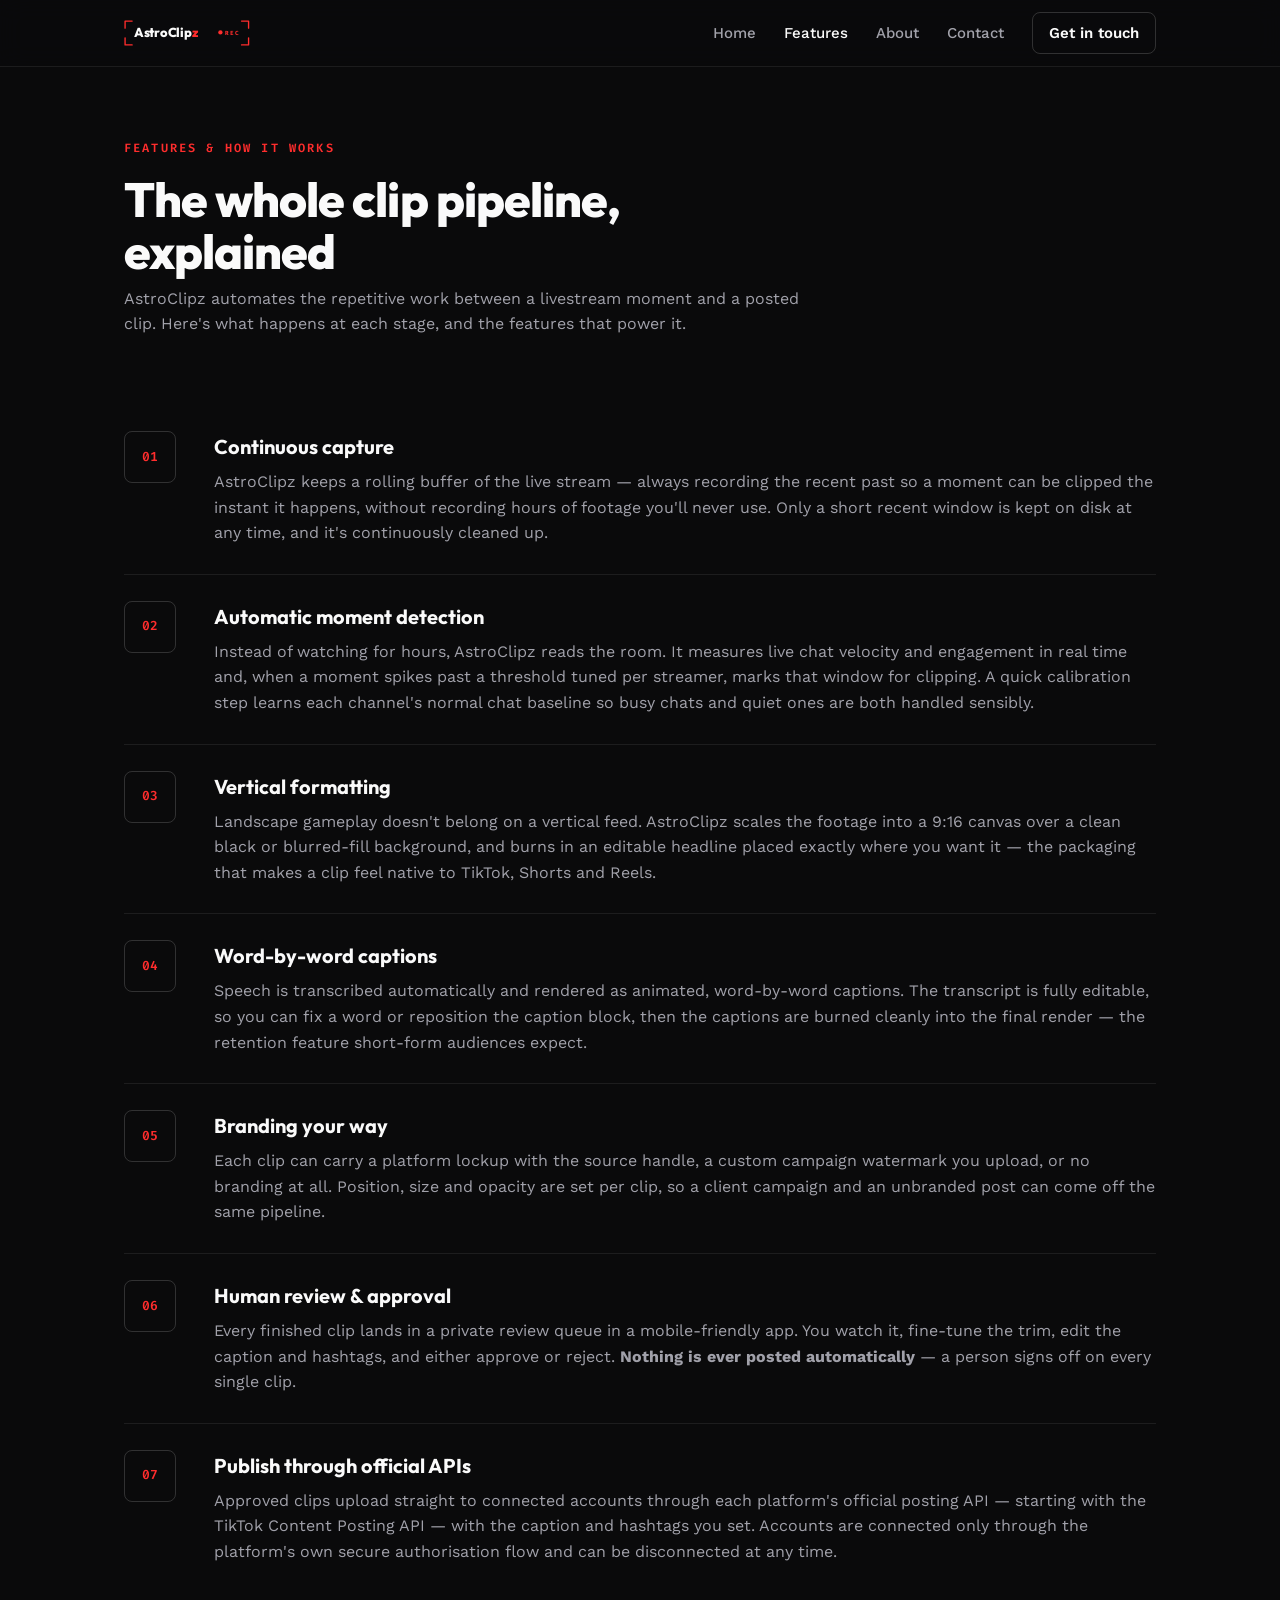
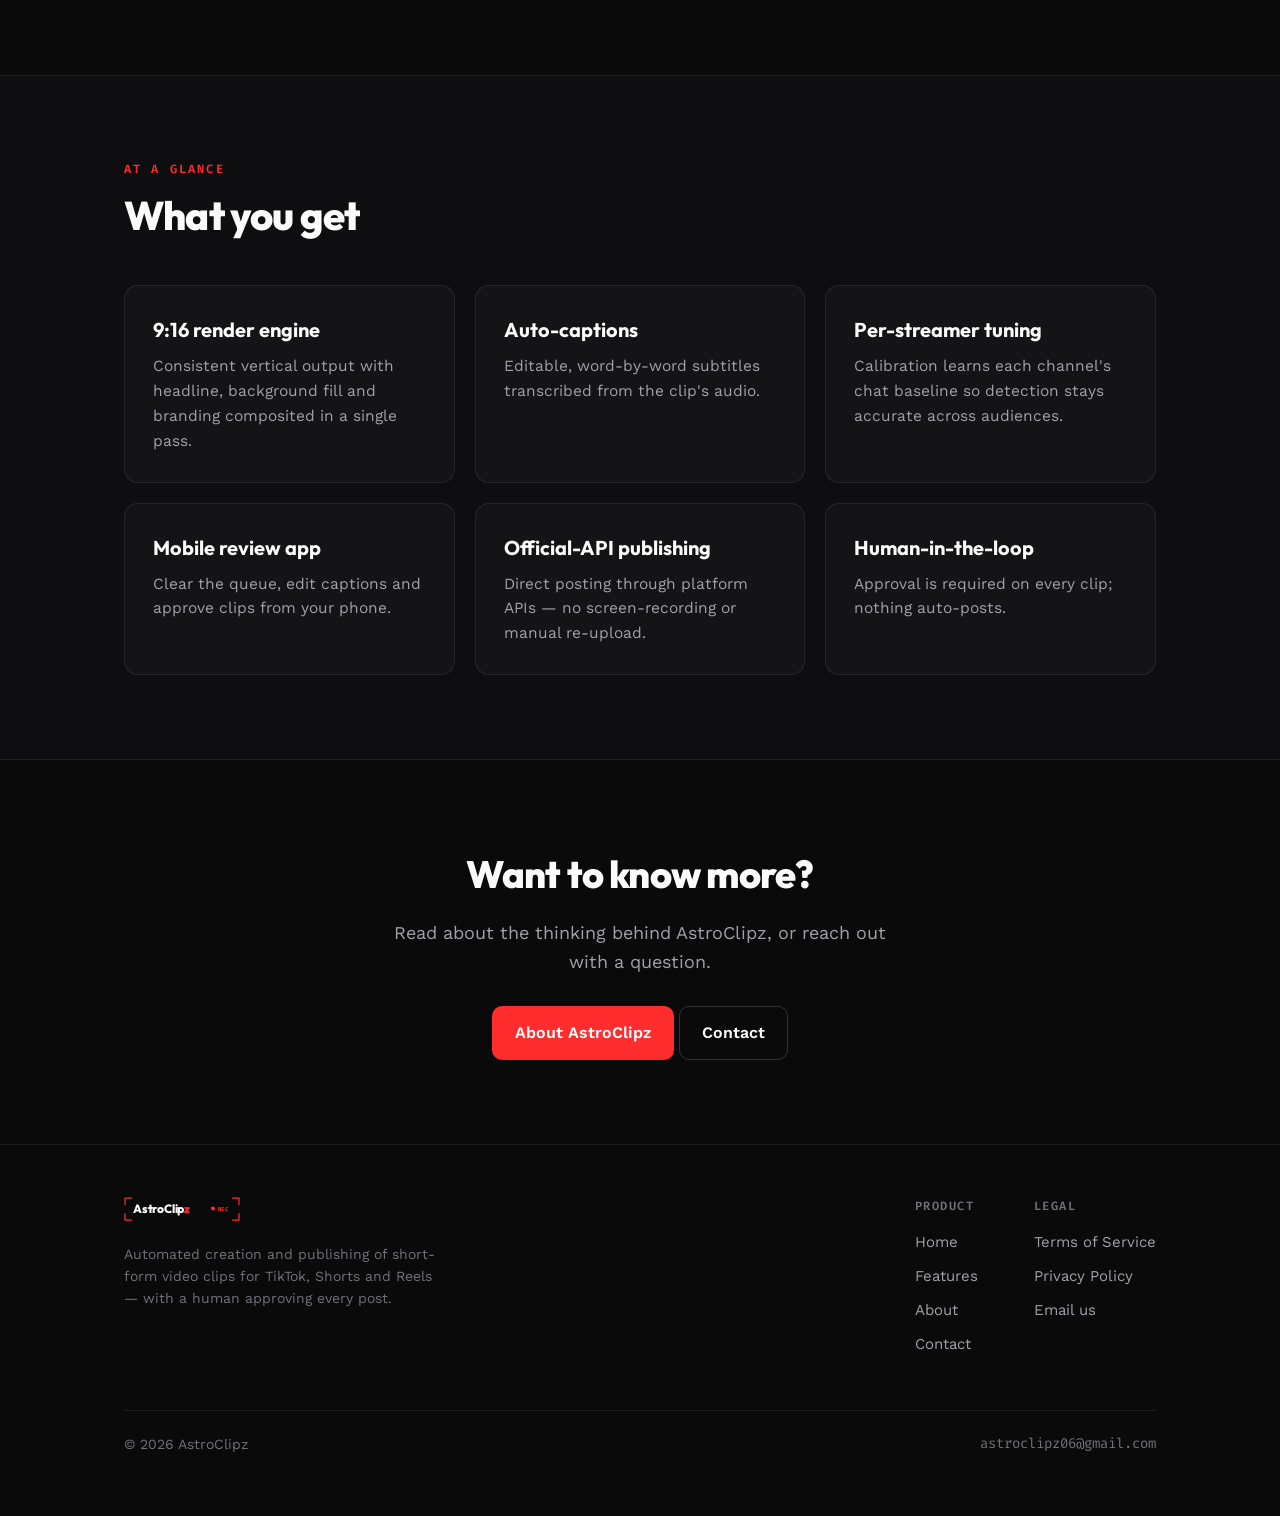
<file: features.html>
<!DOCTYPE html>
<html lang="en">
<head>
<meta charset="UTF-8">
<meta name="viewport" content="width=device-width, initial-scale=1.0">
<title>Features &amp; how it works — AstroClipz</title>
<meta name="description" content="How AstroClipz works, step by step — from live capture and automatic moment detection to vertical formatting, captions, branding, review and publishing.">
<link rel="preconnect" href="https://fonts.googleapis.com">
<link rel="preconnect" href="https://fonts.gstatic.com" crossorigin>
<link href="https://fonts.googleapis.com/css2?family=Outfit:wght@500;600;700;800&family=Work+Sans:wght@400;500;600;700&family=Fira+Code:wght@400;500;600&display=swap" rel="stylesheet">
<link rel="icon" href="data:image/svg+xml,%3Csvg xmlns='http://www.w3.org/2000/svg' viewBox='0 0 32 32'%3E%3Crect width='32' height='32' rx='7' fill='%230a0a0b'/%3E%3Ctext x='16' y='23' font-family='Outfit,sans-serif' font-size='20' font-weight='800' text-anchor='middle' fill='%23fafafa'%3Ea%3Ctspan fill='%23ff2d2d'%3Ez%3C/tspan%3E%3C/text%3E%3C/svg%3E">
<link rel="stylesheet" href="./styles.css">
</head>
<body>

<header class="site-header">
  <div class="wrap">
    <a class="brand" href="./index.html" aria-label="AstroClipz home">
      <svg viewBox="0 0 232 48" role="img" aria-label="AstroClipz" xmlns="http://www.w3.org/2000/svg">
        <g fill="none" stroke="var(--red)" stroke-width="2.5" stroke-linecap="round" stroke-linejoin="round">
          <path d="M2 15 L2 2 L15 2"/><path d="M217 2 L230 2 L230 15"/>
          <path d="M2 33 L2 46 L15 46"/><path d="M217 46 L230 46 L230 33"/>
        </g>
        <text x="18" y="32" font-family="Outfit, sans-serif" font-size="24" font-weight="800" letter-spacing="-0.4">
          <tspan fill="var(--text)">AstroClip</tspan><tspan fill="var(--red)">z</tspan>
        </text>
        <circle cx="178" cy="23" r="4" fill="var(--red)"/>
        <text x="187" y="27" font-family="Fira Code, monospace" font-size="11" font-weight="700" letter-spacing="1.5" fill="var(--red)">REC</text>
      </svg>
    </a>
    <button class="nav-toggle" aria-label="Menu" aria-expanded="false" onclick="var n=document.getElementById('nav');n.classList.toggle('open');this.setAttribute('aria-expanded',n.classList.contains('open'))">
      <svg viewBox="0 0 24 24" fill="none" stroke="currentColor" stroke-width="2" stroke-linecap="round"><path d="M4 7h16M4 12h16M4 17h16"/></svg>
    </button>
    <nav class="nav" id="nav">
      <a href="./index.html">Home</a>
      <a href="./features.html" class="active">Features</a>
      <a href="./about.html">About</a>
      <a href="./contact.html">Contact</a>
      <a href="./contact.html" class="cta">Get in touch</a>
    </nav>
  </div>
</header>

<main>
  <section class="page-hero">
    <div class="wrap">
      <div class="kicker">Features &amp; how it works</div>
      <div class="prose">
        <h1 class="font-display">The whole clip pipeline, explained</h1>
        <p>AstroClipz automates the repetitive work between a livestream moment and a posted clip. Here's what happens at each stage, and the features that power it.</p>
      </div>
    </div>
  </section>

  <!-- Stage-by-stage -->
  <section style="padding-top:40px">
    <div class="wrap">
      <div class="steps">
        <div class="step">
          <div class="num">01</div>
          <div>
            <h3>Continuous capture</h3>
            <p>AstroClipz keeps a rolling buffer of the live stream — always recording the recent past so a moment can be clipped the instant it happens, without recording hours of footage you'll never use. Only a short recent window is kept on disk at any time, and it's continuously cleaned up.</p>
          </div>
        </div>
        <div class="step">
          <div class="num">02</div>
          <div>
            <h3>Automatic moment detection</h3>
            <p>Instead of watching for hours, AstroClipz reads the room. It measures live chat velocity and engagement in real time and, when a moment spikes past a threshold tuned per streamer, marks that window for clipping. A quick calibration step learns each channel's normal chat baseline so busy chats and quiet ones are both handled sensibly.</p>
          </div>
        </div>
        <div class="step">
          <div class="num">03</div>
          <div>
            <h3>Vertical formatting</h3>
            <p>Landscape gameplay doesn't belong on a vertical feed. AstroClipz scales the footage into a 9:16 canvas over a clean black or blurred-fill background, and burns in an editable headline placed exactly where you want it — the packaging that makes a clip feel native to TikTok, Shorts and Reels.</p>
          </div>
        </div>
        <div class="step">
          <div class="num">04</div>
          <div>
            <h3>Word-by-word captions</h3>
            <p>Speech is transcribed automatically and rendered as animated, word-by-word captions. The transcript is fully editable, so you can fix a word or reposition the caption block, then the captions are burned cleanly into the final render — the retention feature short-form audiences expect.</p>
          </div>
        </div>
        <div class="step">
          <div class="num">05</div>
          <div>
            <h3>Branding your way</h3>
            <p>Each clip can carry a platform lockup with the source handle, a custom campaign watermark you upload, or no branding at all. Position, size and opacity are set per clip, so a client campaign and an unbranded post can come off the same pipeline.</p>
          </div>
        </div>
        <div class="step">
          <div class="num">06</div>
          <div>
            <h3>Human review &amp; approval</h3>
            <p>Every finished clip lands in a private review queue in a mobile-friendly app. You watch it, fine-tune the trim, edit the caption and hashtags, and either approve or reject. <strong>Nothing is ever posted automatically</strong> — a person signs off on every single clip.</p>
          </div>
        </div>
        <div class="step">
          <div class="num">07</div>
          <div>
            <h3>Publish through official APIs</h3>
            <p>Approved clips upload straight to connected accounts through each platform's official posting API — starting with the TikTok Content Posting API — with the caption and hashtags you set. Accounts are connected only through the platform's own secure authorisation flow and can be disconnected at any time.</p>
          </div>
        </div>
      </div>
    </div>
  </section>

  <!-- Feature grid recap -->
  <section class="band">
    <div class="wrap">
      <div class="section-head">
        <div class="kicker">At a glance</div>
        <h2 class="font-display">What you get</h2>
      </div>
      <div class="grid">
        <div class="card"><h3>9:16 render engine</h3><p>Consistent vertical output with headline, background fill and branding composited in a single pass.</p></div>
        <div class="card"><h3>Auto-captions</h3><p>Editable, word-by-word subtitles transcribed from the clip's audio.</p></div>
        <div class="card"><h3>Per-streamer tuning</h3><p>Calibration learns each channel's chat baseline so detection stays accurate across audiences.</p></div>
        <div class="card"><h3>Mobile review app</h3><p>Clear the queue, edit captions and approve clips from your phone.</p></div>
        <div class="card"><h3>Official-API publishing</h3><p>Direct posting through platform APIs — no screen-recording or manual re-upload.</p></div>
        <div class="card"><h3>Human-in-the-loop</h3><p>Approval is required on every clip; nothing auto-posts.</p></div>
      </div>
    </div>
  </section>

  <section class="cta-strip">
    <div class="wrap">
      <h2 class="font-display">Want to know more?</h2>
      <p>Read about the thinking behind AstroClipz, or reach out with a question.</p>
      <div class="actions" style="justify-content:center">
        <a class="btn btn-primary" href="./about.html">About AstroClipz</a>
        <a class="btn btn-ghost" href="./contact.html">Contact</a>
      </div>
    </div>
  </section>
</main>

<footer class="site-footer">
  <div class="wrap">
    <div class="cols">
      <div class="about">
        <svg viewBox="0 0 232 48" role="img" aria-label="AstroClipz" xmlns="http://www.w3.org/2000/svg">
          <g fill="none" stroke="var(--red)" stroke-width="2.5" stroke-linecap="round" stroke-linejoin="round">
            <path d="M2 15 L2 2 L15 2"/><path d="M217 2 L230 2 L230 15"/>
            <path d="M2 33 L2 46 L15 46"/><path d="M217 46 L230 46 L230 33"/>
          </g>
          <text x="18" y="32" font-family="Outfit, sans-serif" font-size="24" font-weight="800" letter-spacing="-0.4">
            <tspan fill="var(--text)">AstroClip</tspan><tspan fill="var(--red)">z</tspan>
          </text>
          <circle cx="178" cy="23" r="4" fill="var(--red)"/>
          <text x="187" y="27" font-family="Fira Code, monospace" font-size="11" font-weight="700" letter-spacing="1.5" fill="var(--red)">REC</text>
        </svg>
        <p>Automated creation and publishing of short-form video clips for TikTok, Shorts and Reels — with a human approving every post.</p>
      </div>
      <div class="footer-nav">
        <div>
          <h4>Product</h4>
          <a href="./index.html">Home</a>
          <a href="./features.html">Features</a>
          <a href="./about.html">About</a>
          <a href="./contact.html">Contact</a>
        </div>
        <div>
          <h4>Legal</h4>
          <a href="./terms.html">Terms of Service</a>
          <a href="./privacy.html">Privacy Policy</a>
          <a href="mailto:astroclipz06@gmail.com">Email us</a>
        </div>
      </div>
    </div>
    <div class="footer-bottom">
      <span>© 2026 AstroClipz</span>
      <span class="mono">astroclipz06@gmail.com</span>
    </div>
  </div>
</footer>

</body>
</html>
</file>
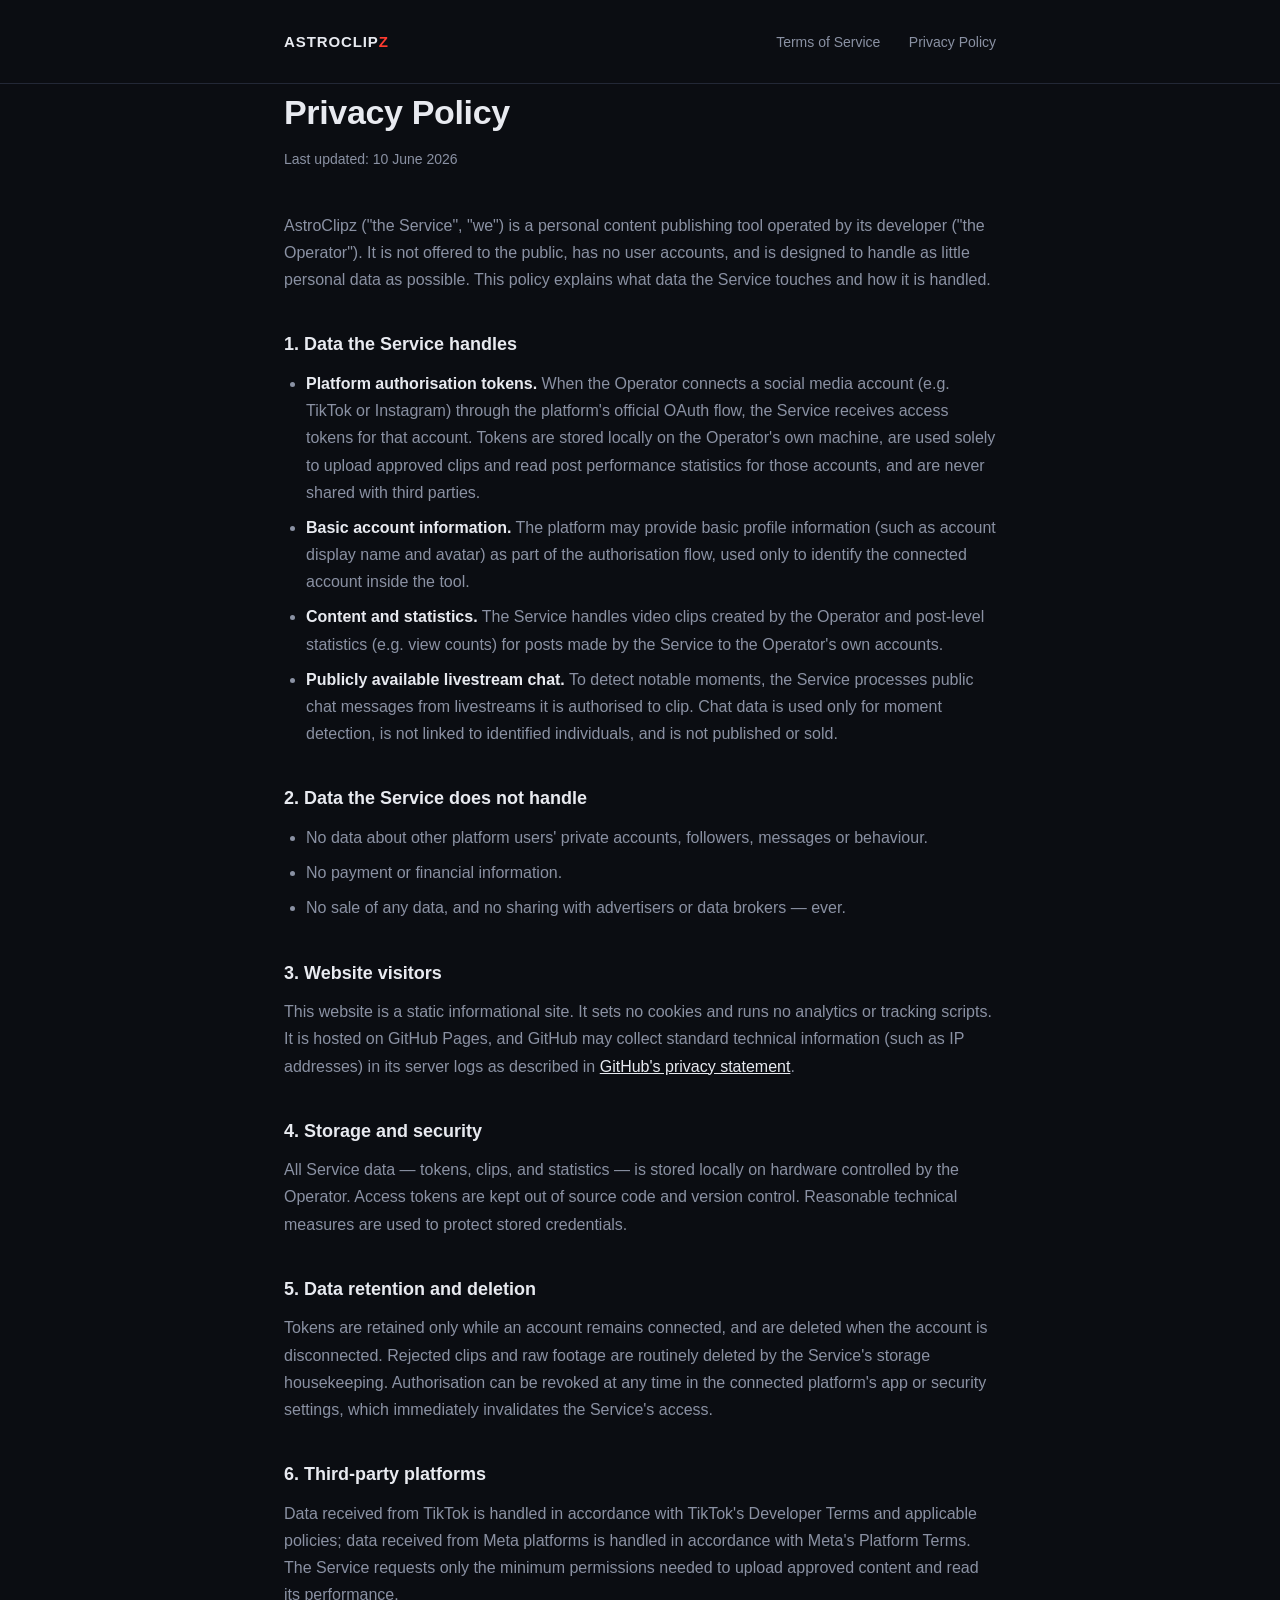
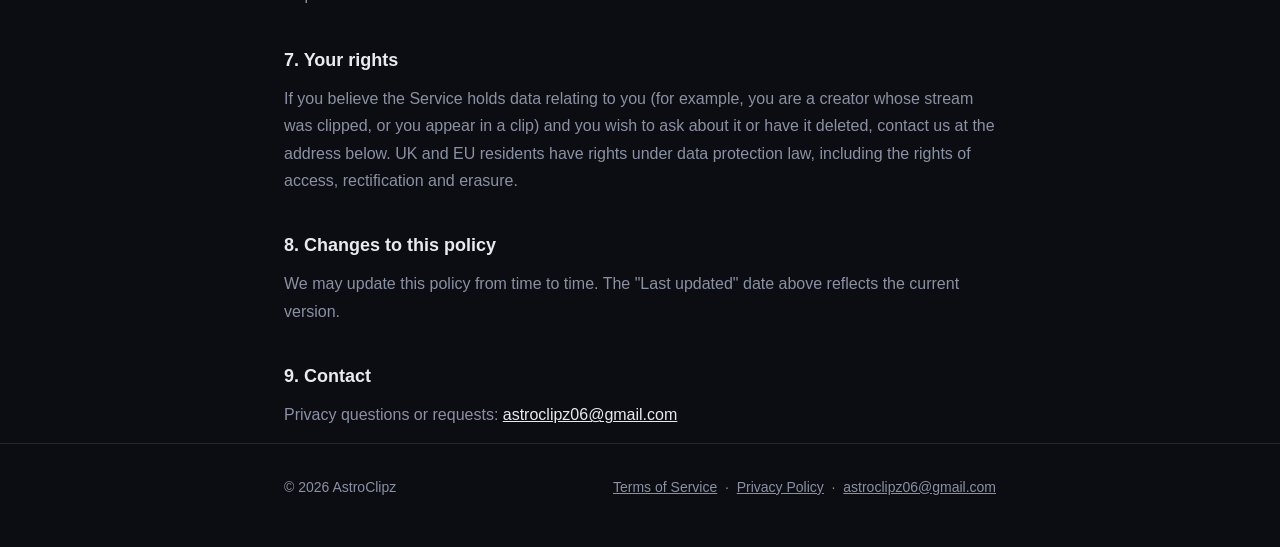
<file: privacy.html>
<!DOCTYPE html>
<html lang="en">
<head>
<meta charset="UTF-8">
<meta name="viewport" content="width=device-width, initial-scale=1.0">
<title>Privacy Policy — AstroClipz</title>
<meta name="description" content="Privacy Policy for AstroClipz.">
<style>
  :root{
    --ink:#0B0D12;--panel:#12151D;--line:#232836;
    --text:#E8EAF0;--muted:#8A91A3;--rec:#FF3B30;
  }
  *{margin:0;padding:0;box-sizing:border-box}
  body{background:var(--ink);color:var(--text);font-family:-apple-system,BlinkMacSystemFont,"Segoe UI",Roboto,Helvetica,Arial,sans-serif;line-height:1.7;-webkit-font-smoothing:antialiased}
  .wrap{max-width:760px;margin:0 auto;padding:0 24px}
  header{padding:28px 0;border-bottom:1px solid var(--line)}
  header .wrap{display:flex;align-items:center;justify-content:space-between}
  .wordmark{font-weight:800;letter-spacing:.06em;font-size:15px;text-transform:uppercase;color:var(--text);text-decoration:none}
  .wordmark .z{color:var(--rec)}
  nav a{color:var(--muted);text-decoration:none;font-size:14px;margin-left:24px}
  nav a:hover,nav a:focus-visible{color:var(--text)}
  a:focus-visible{outline:2px solid var(--rec);outline-offset:3px;border-radius:2px}
  main{padding:56px 0 80px}
  h1{font-size:34px;font-weight:800;letter-spacing:-.01em;margin-bottom:6px}
  .updated{color:var(--muted);font-size:14px;margin-bottom:40px}
  h2{font-size:18px;font-weight:700;margin:36px 0 10px}
  p{color:var(--muted);margin-bottom:14px}
  p strong, li strong{color:var(--text)}
  ul{margin:0 0 14px 22px;color:var(--muted)}
  li{margin-bottom:8px}
  a{color:var(--text)}
  footer{border-top:1px solid var(--line);padding:32px 0 48px;color:var(--muted);font-size:14px}
  footer .wrap{display:flex;flex-wrap:wrap;gap:12px 28px;align-items:center;justify-content:space-between}
  footer a{color:var(--muted)}
  footer a:hover{color:var(--text)}
</style>
</head>
<body>

<header>
  <div class="wrap">
    <a class="wordmark" href="./index.html">AstroClip<span class="z">z</span></a>
    <nav>
      <a href="./terms.html">Terms of Service</a>
      <a href="./privacy.html">Privacy Policy</a>
    </nav>
  </div>
</header>

<main class="wrap">
  <h1>Privacy Policy</h1>
  <p class="updated">Last updated: 10 June 2026</p>

  <p>AstroClipz ("the Service", "we") is a personal content publishing tool operated by its developer ("the Operator"). It is not offered to the public, has no user accounts, and is designed to handle as little personal data as possible. This policy explains what data the Service touches and how it is handled.</p>

  <h2>1. Data the Service handles</h2>
  <ul>
    <li><strong>Platform authorisation tokens.</strong> When the Operator connects a social media account (e.g. TikTok or Instagram) through the platform's official OAuth flow, the Service receives access tokens for that account. Tokens are stored locally on the Operator's own machine, are used solely to upload approved clips and read post performance statistics for those accounts, and are never shared with third parties.</li>
    <li><strong>Basic account information.</strong> The platform may provide basic profile information (such as account display name and avatar) as part of the authorisation flow, used only to identify the connected account inside the tool.</li>
    <li><strong>Content and statistics.</strong> The Service handles video clips created by the Operator and post-level statistics (e.g. view counts) for posts made by the Service to the Operator's own accounts.</li>
    <li><strong>Publicly available livestream chat.</strong> To detect notable moments, the Service processes public chat messages from livestreams it is authorised to clip. Chat data is used only for moment detection, is not linked to identified individuals, and is not published or sold.</li>
  </ul>

  <h2>2. Data the Service does not handle</h2>
  <ul>
    <li>No data about other platform users' private accounts, followers, messages or behaviour.</li>
    <li>No payment or financial information.</li>
    <li>No sale of any data, and no sharing with advertisers or data brokers — ever.</li>
  </ul>

  <h2>3. Website visitors</h2>
  <p>This website is a static informational site. It sets no cookies and runs no analytics or tracking scripts. It is hosted on GitHub Pages, and GitHub may collect standard technical information (such as IP addresses) in its server logs as described in <a href="https://docs.github.com/en/site-policy/privacy-policies/github-general-privacy-statement" rel="noopener">GitHub's privacy statement</a>.</p>

  <h2>4. Storage and security</h2>
  <p>All Service data — tokens, clips, and statistics — is stored locally on hardware controlled by the Operator. Access tokens are kept out of source code and version control. Reasonable technical measures are used to protect stored credentials.</p>

  <h2>5. Data retention and deletion</h2>
  <p>Tokens are retained only while an account remains connected, and are deleted when the account is disconnected. Rejected clips and raw footage are routinely deleted by the Service's storage housekeeping. Authorisation can be revoked at any time in the connected platform's app or security settings, which immediately invalidates the Service's access.</p>

  <h2>6. Third-party platforms</h2>
  <p>Data received from TikTok is handled in accordance with TikTok's Developer Terms and applicable policies; data received from Meta platforms is handled in accordance with Meta's Platform Terms. The Service requests only the minimum permissions needed to upload approved content and read its performance.</p>

  <h2>7. Your rights</h2>
  <p>If you believe the Service holds data relating to you (for example, you are a creator whose stream was clipped, or you appear in a clip) and you wish to ask about it or have it deleted, contact us at the address below. UK and EU residents have rights under data protection law, including the rights of access, rectification and erasure.</p>

  <h2>8. Changes to this policy</h2>
  <p>We may update this policy from time to time. The "Last updated" date above reflects the current version.</p>

  <h2>9. Contact</h2>
  <p>Privacy questions or requests: <a href="mailto:astroclipz06@gmail.com">astroclipz06@gmail.com</a></p>
</main>

<footer>
  <div class="wrap">
    <span>© 2026 AstroClipz</span>
    <span>
      <a href="./terms.html">Terms of Service</a> &nbsp;·&nbsp;
      <a href="./privacy.html">Privacy Policy</a> &nbsp;·&nbsp;
      <a href="mailto:astroclipz06@gmail.com">astroclipz06@gmail.com</a>
    </span>
  </div>
</footer>

</body>
</html>
</file>
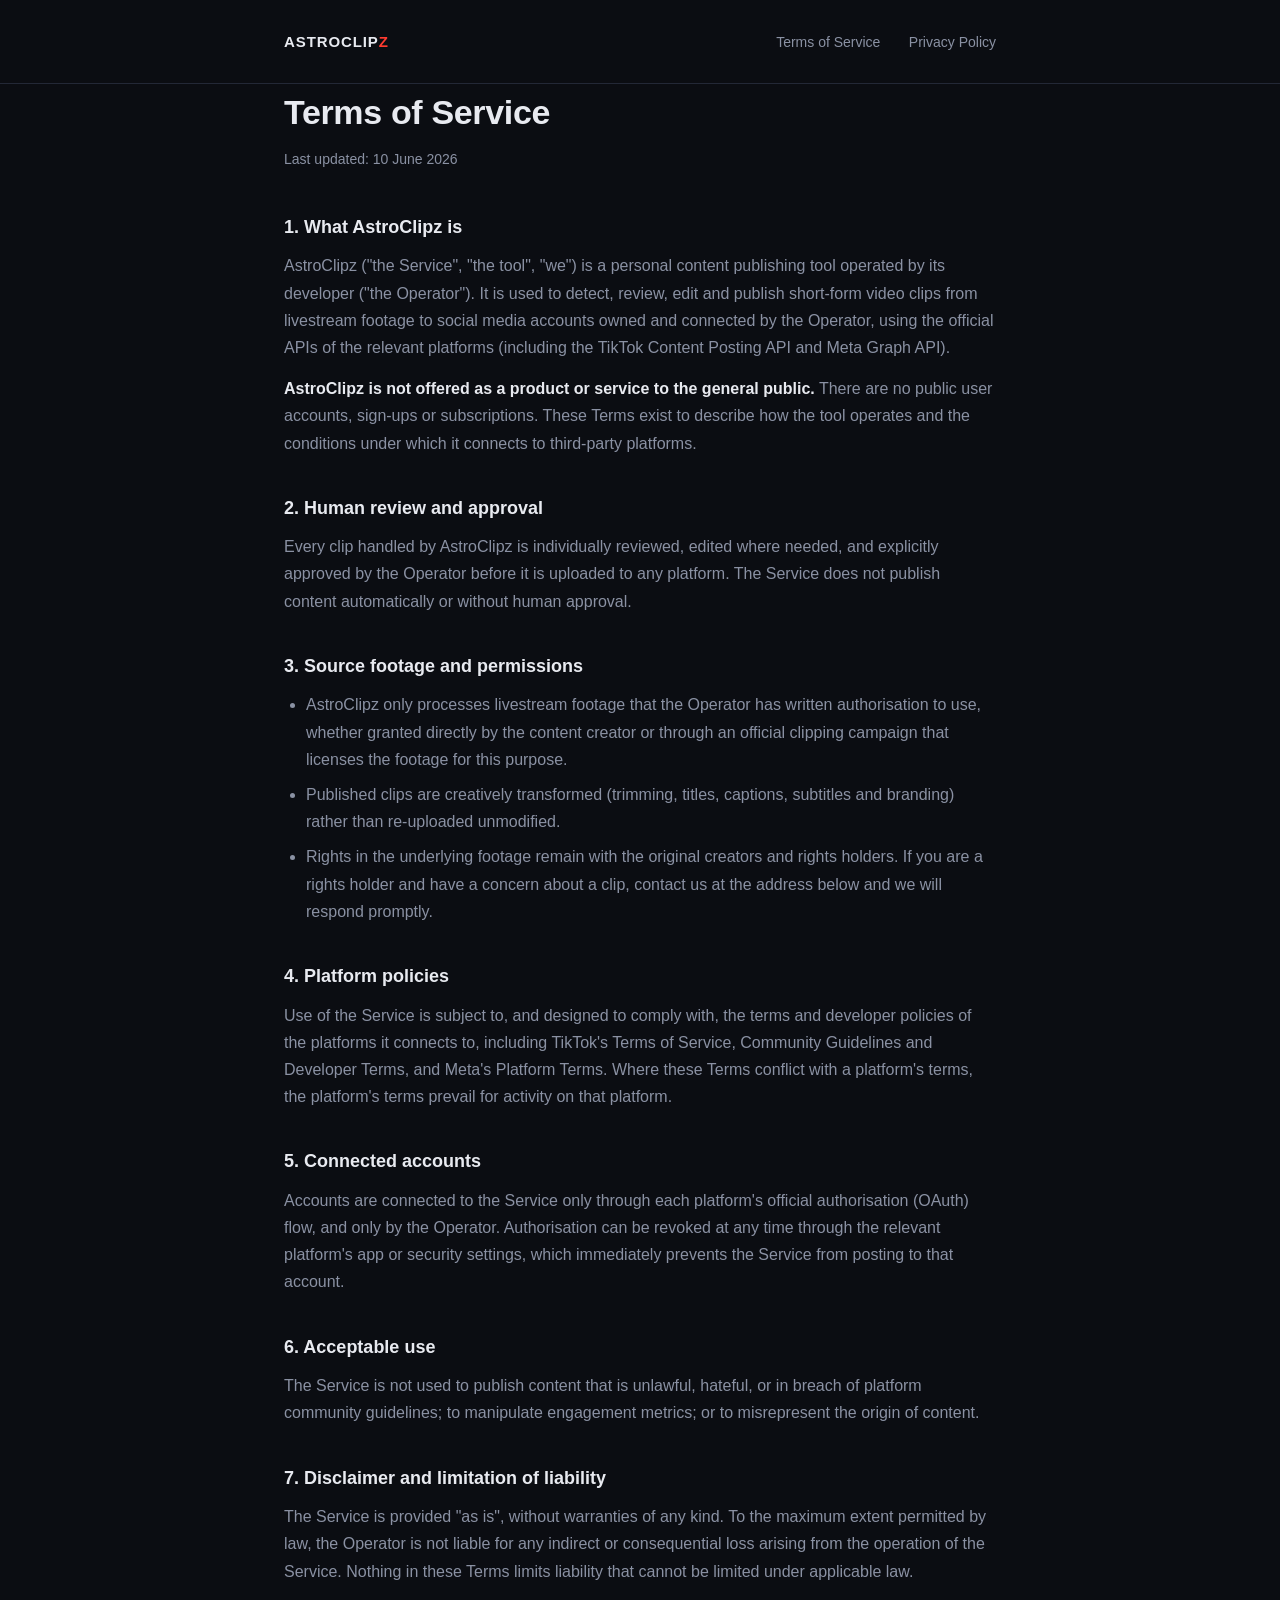
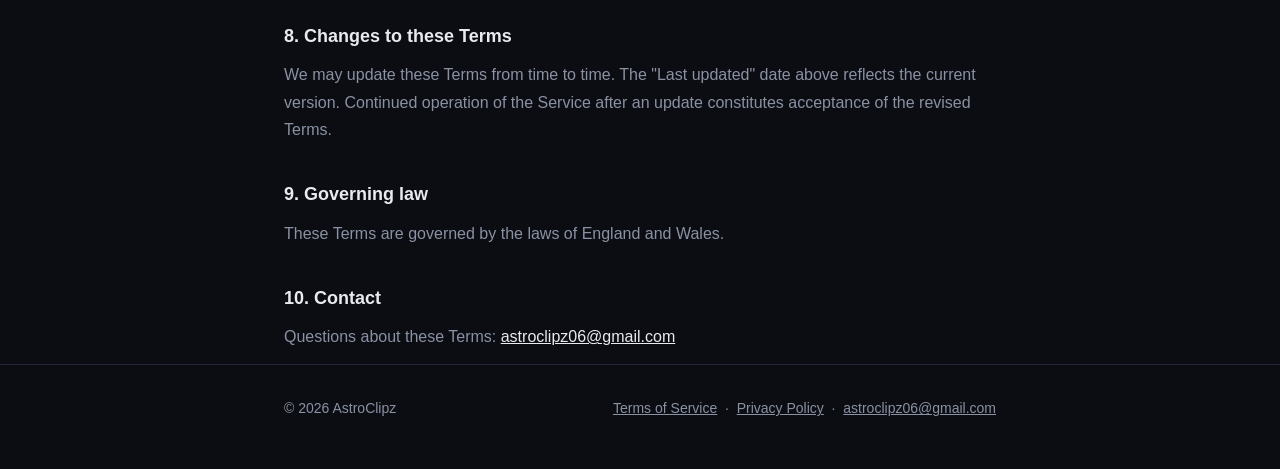
<file: terms.html>
<!DOCTYPE html>
<html lang="en">
<head>
<meta charset="UTF-8">
<meta name="viewport" content="width=device-width, initial-scale=1.0">
<title>Terms of Service — AstroClipz</title>
<meta name="description" content="Terms of Service for AstroClipz.">
<style>
  :root{
    --ink:#0B0D12;--panel:#12151D;--line:#232836;
    --text:#E8EAF0;--muted:#8A91A3;--rec:#FF3B30;
  }
  *{margin:0;padding:0;box-sizing:border-box}
  body{background:var(--ink);color:var(--text);font-family:-apple-system,BlinkMacSystemFont,"Segoe UI",Roboto,Helvetica,Arial,sans-serif;line-height:1.7;-webkit-font-smoothing:antialiased}
  .wrap{max-width:760px;margin:0 auto;padding:0 24px}
  header{padding:28px 0;border-bottom:1px solid var(--line)}
  header .wrap{display:flex;align-items:center;justify-content:space-between}
  .wordmark{font-weight:800;letter-spacing:.06em;font-size:15px;text-transform:uppercase;color:var(--text);text-decoration:none}
  .wordmark .z{color:var(--rec)}
  nav a{color:var(--muted);text-decoration:none;font-size:14px;margin-left:24px}
  nav a:hover,nav a:focus-visible{color:var(--text)}
  a:focus-visible{outline:2px solid var(--rec);outline-offset:3px;border-radius:2px}
  main{padding:56px 0 80px}
  h1{font-size:34px;font-weight:800;letter-spacing:-.01em;margin-bottom:6px}
  .updated{color:var(--muted);font-size:14px;margin-bottom:40px}
  h2{font-size:18px;font-weight:700;margin:36px 0 10px}
  p{color:var(--muted);margin-bottom:14px}
  p strong, li strong{color:var(--text)}
  ul{margin:0 0 14px 22px;color:var(--muted)}
  li{margin-bottom:8px}
  a{color:var(--text)}
  footer{border-top:1px solid var(--line);padding:32px 0 48px;color:var(--muted);font-size:14px}
  footer .wrap{display:flex;flex-wrap:wrap;gap:12px 28px;align-items:center;justify-content:space-between}
  footer a{color:var(--muted);}
  footer a:hover{color:var(--text)}
</style>
</head>
<body>

<header>
  <div class="wrap">
    <a class="wordmark" href="./index.html">AstroClip<span class="z">z</span></a>
    <nav>
      <a href="./terms.html">Terms of Service</a>
      <a href="./privacy.html">Privacy Policy</a>
    </nav>
  </div>
</header>

<main class="wrap">
  <h1>Terms of Service</h1>
  <p class="updated">Last updated: 10 June 2026</p>

  <h2>1. What AstroClipz is</h2>
  <p>AstroClipz ("the Service", "the tool", "we") is a personal content publishing tool operated by its developer ("the Operator"). It is used to detect, review, edit and publish short-form video clips from livestream footage to social media accounts owned and connected by the Operator, using the official APIs of the relevant platforms (including the TikTok Content Posting API and Meta Graph API).</p>
  <p><strong>AstroClipz is not offered as a product or service to the general public.</strong> There are no public user accounts, sign-ups or subscriptions. These Terms exist to describe how the tool operates and the conditions under which it connects to third-party platforms.</p>

  <h2>2. Human review and approval</h2>
  <p>Every clip handled by AstroClipz is individually reviewed, edited where needed, and explicitly approved by the Operator before it is uploaded to any platform. The Service does not publish content automatically or without human approval.</p>

  <h2>3. Source footage and permissions</h2>
  <ul>
    <li>AstroClipz only processes livestream footage that the Operator has written authorisation to use, whether granted directly by the content creator or through an official clipping campaign that licenses the footage for this purpose.</li>
    <li>Published clips are creatively transformed (trimming, titles, captions, subtitles and branding) rather than re-uploaded unmodified.</li>
    <li>Rights in the underlying footage remain with the original creators and rights holders. If you are a rights holder and have a concern about a clip, contact us at the address below and we will respond promptly.</li>
  </ul>

  <h2>4. Platform policies</h2>
  <p>Use of the Service is subject to, and designed to comply with, the terms and developer policies of the platforms it connects to, including TikTok's Terms of Service, Community Guidelines and Developer Terms, and Meta's Platform Terms. Where these Terms conflict with a platform's terms, the platform's terms prevail for activity on that platform.</p>

  <h2>5. Connected accounts</h2>
  <p>Accounts are connected to the Service only through each platform's official authorisation (OAuth) flow, and only by the Operator. Authorisation can be revoked at any time through the relevant platform's app or security settings, which immediately prevents the Service from posting to that account.</p>

  <h2>6. Acceptable use</h2>
  <p>The Service is not used to publish content that is unlawful, hateful, or in breach of platform community guidelines; to manipulate engagement metrics; or to misrepresent the origin of content.</p>

  <h2>7. Disclaimer and limitation of liability</h2>
  <p>The Service is provided "as is", without warranties of any kind. To the maximum extent permitted by law, the Operator is not liable for any indirect or consequential loss arising from the operation of the Service. Nothing in these Terms limits liability that cannot be limited under applicable law.</p>

  <h2>8. Changes to these Terms</h2>
  <p>We may update these Terms from time to time. The "Last updated" date above reflects the current version. Continued operation of the Service after an update constitutes acceptance of the revised Terms.</p>

  <h2>9. Governing law</h2>
  <p>These Terms are governed by the laws of England and Wales.</p>

  <h2>10. Contact</h2>
  <p>Questions about these Terms: <a href="mailto:astroclipz06@gmail.com">astroclipz06@gmail.com</a></p>
</main>

<footer>
  <div class="wrap">
    <span>© 2026 AstroClipz</span>
    <span>
      <a href="./terms.html">Terms of Service</a> &nbsp;·&nbsp;
      <a href="./privacy.html">Privacy Policy</a> &nbsp;·&nbsp;
      <a href="mailto:astroclipz06@gmail.com">astroclipz06@gmail.com</a>
    </span>
  </div>
</footer>

</body>
</html>
</file>
<file: styles.css>
/* ── AstroClipz public site ───────────────────────────────────────────────
   Shared styles for the product site. Brand tokens mirror the AstroClipz app
   (ui/src/index.css): deep near-black + REC red, Outfit / Work Sans / Fira
   Code. Static, no build step — GitHub Pages serves this file directly. */

:root {
  --bg: #0a0a0b;          /* page background (near-black) */
  --bg-soft: #0e0e10;     /* alternating section band */
  --surface: #141416;     /* cards / panels */
  --raised: #1c1c1f;      /* chips / inset blocks */
  --border: rgba(255, 255, 255, 0.08);
  --border-strong: rgba(255, 255, 255, 0.16);
  --text: #fafafa;
  --text-muted: #a1a1aa;
  --text-dim: #71717a;
  --red: #ff2d2d;         /* brand red — REC / accent */
  --red-press: #d41f1f;
  --red-soft: rgba(255, 45, 45, 0.12);
  --maxw: 1080px;
}

* { margin: 0; padding: 0; box-sizing: border-box; }
html { scroll-behavior: smooth; -webkit-text-size-adjust: 100%; }

body {
  background: var(--bg);
  color: var(--text);
  font-family: "Work Sans", system-ui, -apple-system, "Segoe UI", Roboto, sans-serif;
  font-size: 16px;
  line-height: 1.6;
  -webkit-font-smoothing: antialiased;
  text-rendering: optimizeLegibility;
}

.font-display { font-family: "Outfit", system-ui, sans-serif; }
.mono { font-family: "Fira Code", ui-monospace, monospace; font-variant-numeric: tabular-nums; }

.wrap { max-width: var(--maxw); margin: 0 auto; padding: 0 24px; }

a { color: var(--text); text-decoration: none; }
a:hover { color: #fff; }
:focus-visible { outline: 2px solid var(--red); outline-offset: 3px; border-radius: 3px; }

@media (prefers-reduced-motion: reduce) {
  html { scroll-behavior: auto; }
  *, *::before, *::after { animation: none !important; transition: none !important; }
}

/* ── Header / nav ─────────────────────────────────────────────────────── */
.site-header {
  position: sticky; top: 0; z-index: 50;
  background: rgba(10, 10, 11, 0.82);
  backdrop-filter: blur(12px);
  -webkit-backdrop-filter: blur(12px);
  border-bottom: 1px solid var(--border);
}
.site-header .wrap {
  display: flex; align-items: center; justify-content: space-between;
  height: 66px;
}
.brand { display: flex; align-items: center; }
.brand svg { height: 26px; width: auto; display: block; }
.nav { display: flex; align-items: center; gap: 28px; }
.nav a {
  color: var(--text-muted); font-size: 15px; font-weight: 500;
  transition: color .15s ease;
}
.nav a:hover, .nav a.active { color: var(--text); }
.nav a.active { color: var(--text); }
.nav .cta {
  color: var(--text); font-weight: 600; padding: 8px 16px;
  border: 1px solid var(--border-strong); border-radius: 8px;
}
.nav .cta:hover { border-color: var(--red); }

.nav-toggle {
  display: none; background: none; border: 1px solid var(--border-strong);
  border-radius: 8px; width: 40px; height: 40px; cursor: pointer;
  color: var(--text); align-items: center; justify-content: center;
}
.nav-toggle svg { width: 20px; height: 20px; }

@media (max-width: 720px) {
  .nav-toggle { display: inline-flex; }
  .nav {
    position: absolute; top: 66px; left: 0; right: 0;
    flex-direction: column; align-items: stretch; gap: 0;
    background: var(--surface); border-bottom: 1px solid var(--border);
    padding: 8px 0; display: none;
  }
  .nav.open { display: flex; }
  .nav a { padding: 14px 24px; font-size: 16px; }
  .nav .cta { margin: 8px 24px; text-align: center; border-radius: 8px; }
}

/* ── Buttons ──────────────────────────────────────────────────────────── */
.btn {
  display: inline-flex; align-items: center; gap: 8px;
  font-family: "Work Sans", sans-serif; font-weight: 600; font-size: 16px;
  padding: 13px 22px; border-radius: 10px; cursor: pointer;
  transition: background .15s ease, border-color .15s ease, transform .05s ease;
  border: 1px solid transparent;
}
.btn:active { transform: translateY(1px); }
.btn-primary { background: var(--red); color: #fff; }
.btn-primary:hover { background: var(--red-press); color: #fff; }
.btn-ghost { border-color: var(--border-strong); color: var(--text); }
.btn-ghost:hover { border-color: var(--text-muted); color: #fff; }

/* ── Hero ─────────────────────────────────────────────────────────────── */
.hero { padding: 96px 0 84px; position: relative; overflow: hidden; }
.hero::before {
  content: ""; position: absolute; inset: 0;
  background:
    radial-gradient(600px 320px at 78% -10%, var(--red-soft), transparent 70%),
    radial-gradient(700px 400px at 8% 10%, rgba(255,255,255,0.03), transparent 70%);
  pointer-events: none;
}
.hero .wrap { position: relative; }
.eyebrow {
  display: inline-flex; align-items: center; gap: 9px;
  font-family: "Fira Code", monospace; font-size: 12px; font-weight: 600;
  letter-spacing: .16em; text-transform: uppercase; color: var(--text-muted);
  border: 1px solid var(--border); border-radius: 999px; padding: 7px 14px;
  margin-bottom: 26px;
}
.eyebrow i {
  width: 8px; height: 8px; border-radius: 50%; background: var(--red);
  display: inline-block; animation: blink 1.6s ease-in-out infinite;
}
@keyframes blink { 0%,100%{opacity:1} 50%{opacity:.25} }

.hero h1 {
  font-family: "Outfit", sans-serif; font-weight: 800;
  font-size: clamp(42px, 6.4vw, 76px); line-height: 1.03;
  letter-spacing: -.025em; max-width: 16ch;
}
.hero h1 .z, h1 .z, h2 .z { color: var(--red); }
.hero .lede {
  margin-top: 24px; font-size: clamp(18px, 2.2vw, 21px);
  color: var(--text-muted); max-width: 54ch; line-height: 1.55;
}
.hero .actions { margin-top: 38px; display: flex; flex-wrap: wrap; gap: 14px; }
.hero .platforms {
  margin-top: 44px; display: flex; flex-wrap: wrap; gap: 10px 22px; align-items: center;
  color: var(--text-dim); font-size: 14px;
}
.hero .platforms span { display: inline-flex; align-items: center; gap: 8px; }
.hero .platforms b { color: var(--text-muted); font-weight: 600; }

/* ── Section scaffolding ──────────────────────────────────────────────── */
section { padding: 84px 0; }
.band { background: var(--bg-soft); border-top: 1px solid var(--border); border-bottom: 1px solid var(--border); }
.section-head { max-width: 640px; margin-bottom: 48px; }
.kicker {
  font-family: "Fira Code", monospace; font-size: 12px; font-weight: 600;
  letter-spacing: .18em; text-transform: uppercase; color: var(--red);
  margin-bottom: 14px;
}
.section-head h2 {
  font-family: "Outfit", sans-serif; font-weight: 800;
  font-size: clamp(28px, 4vw, 40px); letter-spacing: -.02em; line-height: 1.12;
}
.section-head p { margin-top: 16px; color: var(--text-muted); font-size: 18px; }

/* ── Feature cards ────────────────────────────────────────────────────── */
.grid {
  display: grid; gap: 20px;
  grid-template-columns: repeat(auto-fit, minmax(280px, 1fr));
}
.card {
  background: var(--surface); border: 1px solid var(--border);
  border-radius: 14px; padding: 28px;
  transition: border-color .18s ease, transform .18s ease;
}
.card:hover { border-color: var(--border-strong); transform: translateY(-2px); }
.card .ico {
  width: 44px; height: 44px; border-radius: 11px;
  background: var(--red-soft); border: 1px solid rgba(255,45,45,0.25);
  display: flex; align-items: center; justify-content: center; margin-bottom: 18px;
  color: var(--red);
}
.card .ico svg { width: 22px; height: 22px; }
.card h3 { font-family: "Outfit", sans-serif; font-size: 20px; font-weight: 700; margin-bottom: 8px; }
.card p { color: var(--text-muted); font-size: 15.5px; }

/* ── How-it-works steps ───────────────────────────────────────────────── */
.steps { display: grid; gap: 2px; counter-reset: step; }
.step {
  display: grid; grid-template-columns: 68px 1fr; gap: 22px; align-items: start;
  padding: 26px 0; border-top: 1px solid var(--border);
}
.step:first-child { border-top: none; }
.step .num {
  font-family: "Fira Code", monospace; font-size: 13px; font-weight: 600;
  color: var(--red); border: 1px solid var(--border-strong); border-radius: 8px;
  width: 52px; height: 52px; display: flex; align-items: center; justify-content: center;
}
.step h3 { font-family: "Outfit", sans-serif; font-size: 20px; font-weight: 700; margin-bottom: 6px; }
.step p { color: var(--text-muted); }

/* ── Prose (About / Contact body) ─────────────────────────────────────── */
.prose { max-width: 680px; }
.prose h2 { font-family: "Outfit", sans-serif; font-size: 24px; font-weight: 700; margin: 40px 0 12px; letter-spacing: -.01em; line-height: 1.2; }
.prose h1 { font-family: "Outfit", sans-serif; font-size: clamp(34px, 5vw, 48px); font-weight: 800; letter-spacing: -.02em; line-height: 1.08; margin-bottom: 8px; }
.prose p { color: var(--text-muted); margin-bottom: 16px; }
.prose p strong { color: var(--text); font-weight: 600; }
.prose ul { margin: 0 0 16px 20px; color: var(--text-muted); }
.prose li { margin-bottom: 10px; }
.prose a { color: var(--text); text-decoration: underline; text-underline-offset: 3px; text-decoration-color: var(--border-strong); }
.prose a:hover { text-decoration-color: var(--red); }

.page-hero { padding: 72px 0 12px; }
.page-hero .kicker { margin-bottom: 16px; }

/* ── Contact cards ────────────────────────────────────────────────────── */
.contact-grid { display: grid; gap: 18px; grid-template-columns: repeat(auto-fit, minmax(260px, 1fr)); margin-top: 8px; }
.contact-card {
  background: var(--surface); border: 1px solid var(--border);
  border-radius: 14px; padding: 26px;
}
.contact-card h3 { font-family: "Outfit", sans-serif; font-size: 17px; font-weight: 700; margin-bottom: 6px; }
.contact-card p { color: var(--text-muted); font-size: 15px; margin-bottom: 12px; }
.contact-card a.mail {
  font-family: "Fira Code", monospace; font-size: 15px; color: var(--red);
  word-break: break-all;
}

/* ── CTA strip ────────────────────────────────────────────────────────── */
.cta-strip { text-align: center; }
.cta-strip h2 { font-family: "Outfit", sans-serif; font-size: clamp(26px, 4vw, 38px); font-weight: 800; letter-spacing: -.02em; }
.cta-strip p { color: var(--text-muted); font-size: 18px; margin: 14px auto 30px; max-width: 46ch; }

/* ── Footer ───────────────────────────────────────────────────────────── */
.site-footer { border-top: 1px solid var(--border); padding: 52px 0 60px; }
.site-footer .cols { display: flex; flex-wrap: wrap; gap: 40px; justify-content: space-between; }
.site-footer .about { max-width: 320px; }
.site-footer .about svg { height: 24px; width: auto; margin-bottom: 14px; }
.site-footer .about p { color: var(--text-dim); font-size: 14px; }
.footer-nav { display: flex; gap: 56px; flex-wrap: wrap; }
.footer-nav h4 {
  font-family: "Fira Code", monospace; font-size: 12px; letter-spacing: .12em;
  text-transform: uppercase; color: var(--text-dim); margin-bottom: 14px; font-weight: 600;
}
.footer-nav a { display: block; color: var(--text-muted); font-size: 15px; margin-bottom: 10px; }
.footer-nav a:hover { color: var(--text); }
.footer-bottom {
  margin-top: 44px; padding-top: 22px; border-top: 1px solid var(--border);
  display: flex; flex-wrap: wrap; gap: 12px 24px; justify-content: space-between;
  color: var(--text-dim); font-size: 14px;
}
</file>
